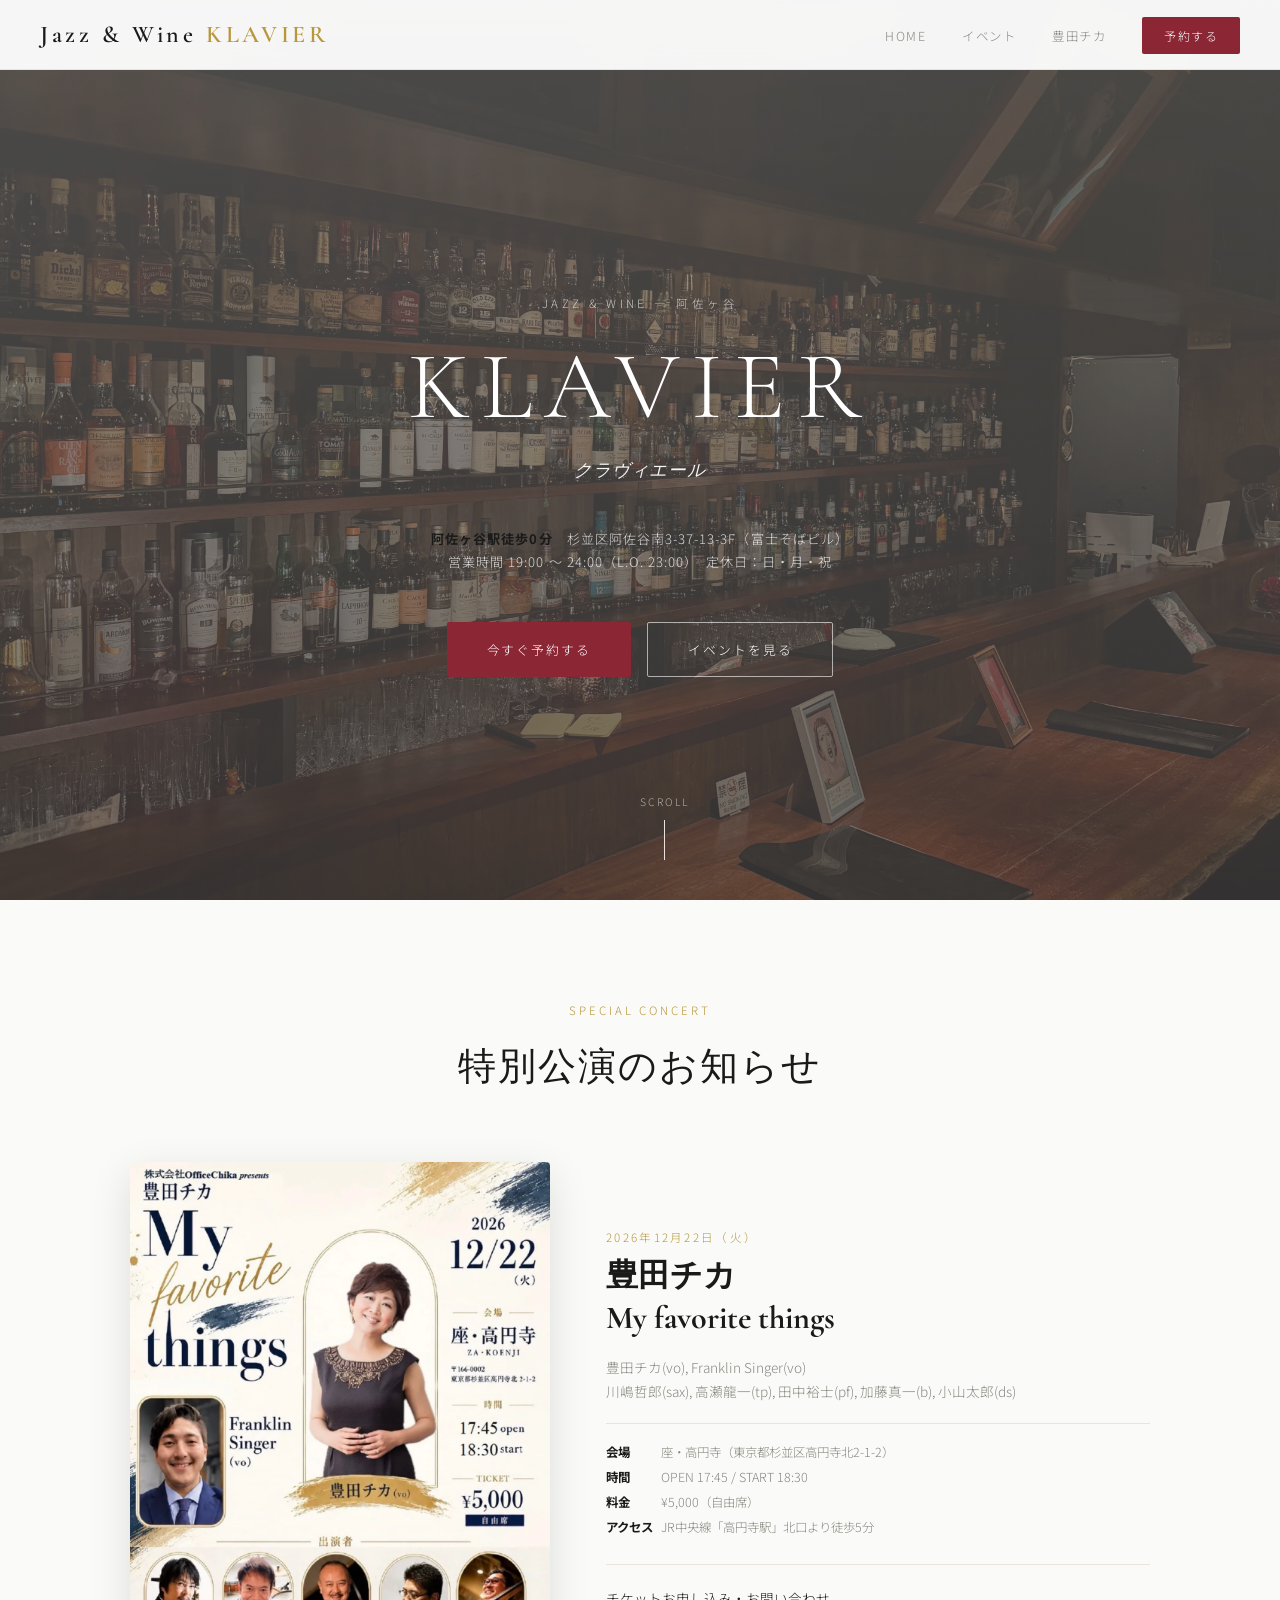
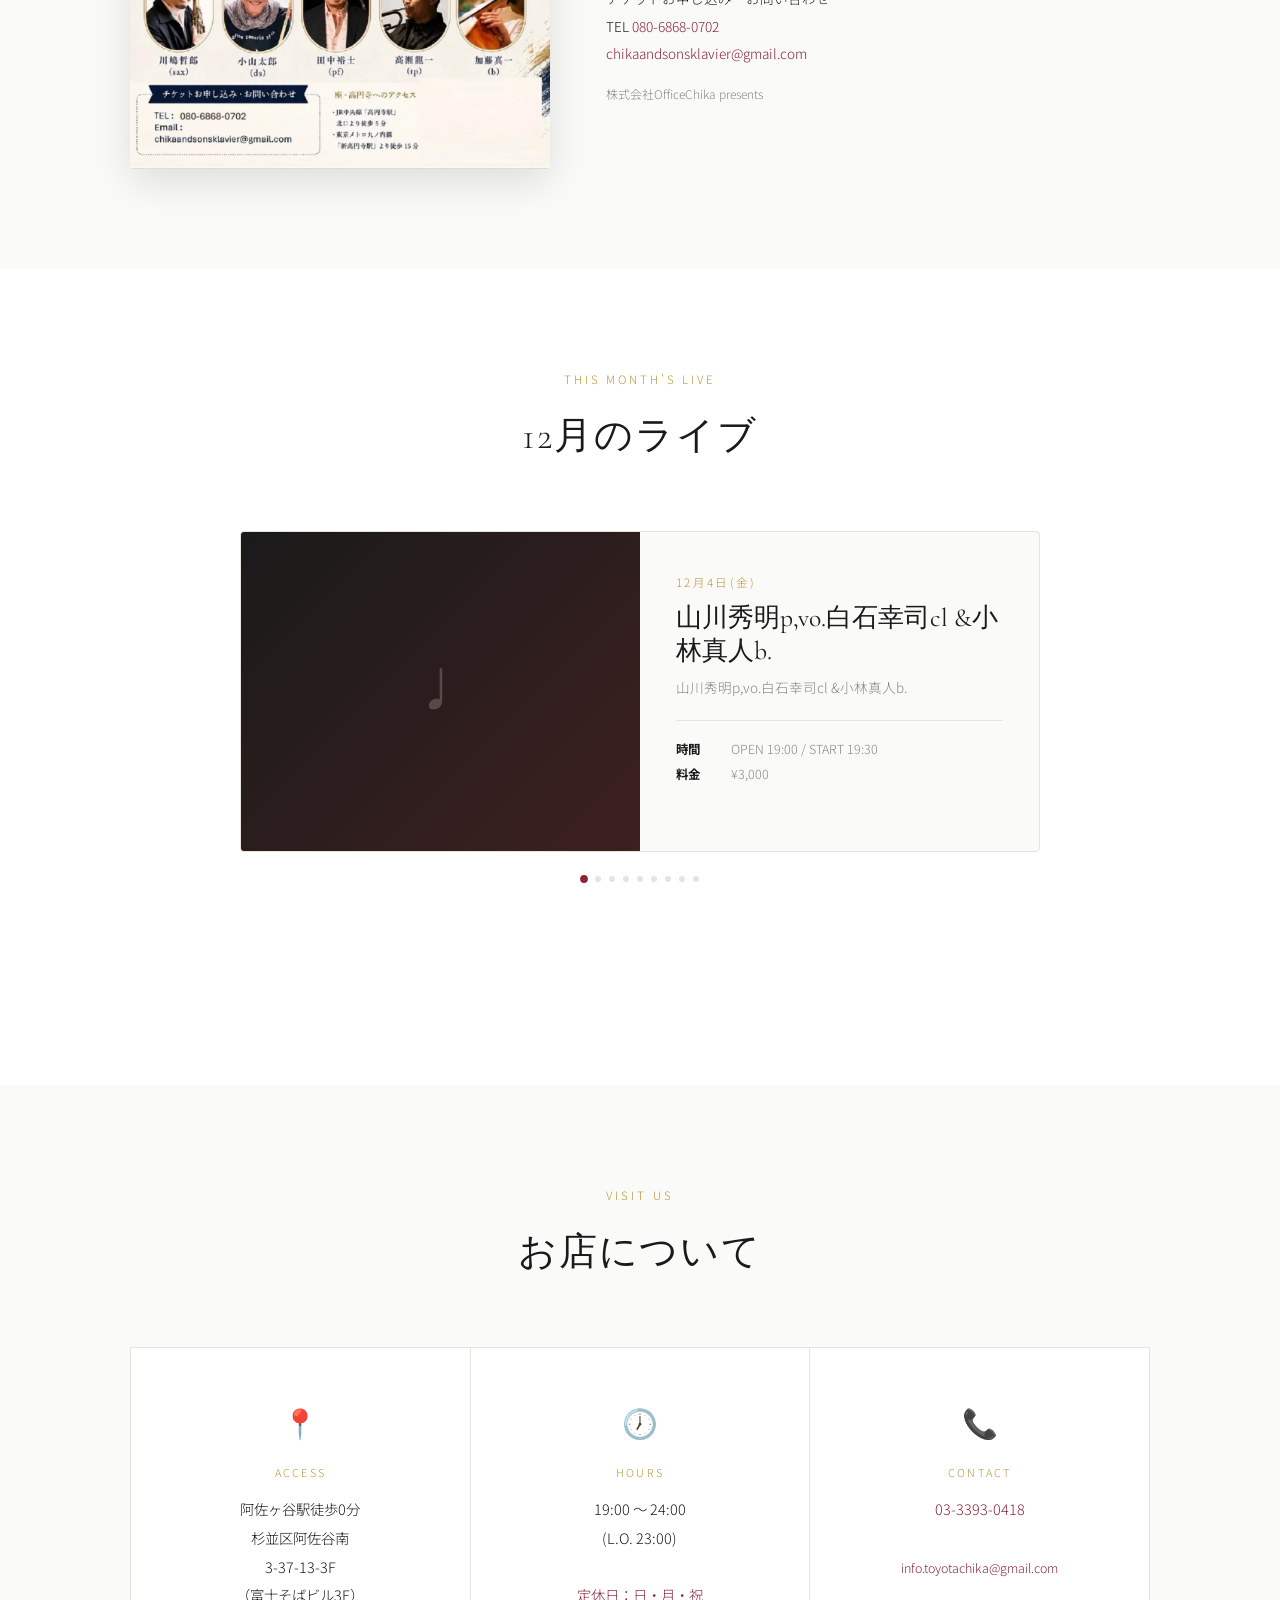
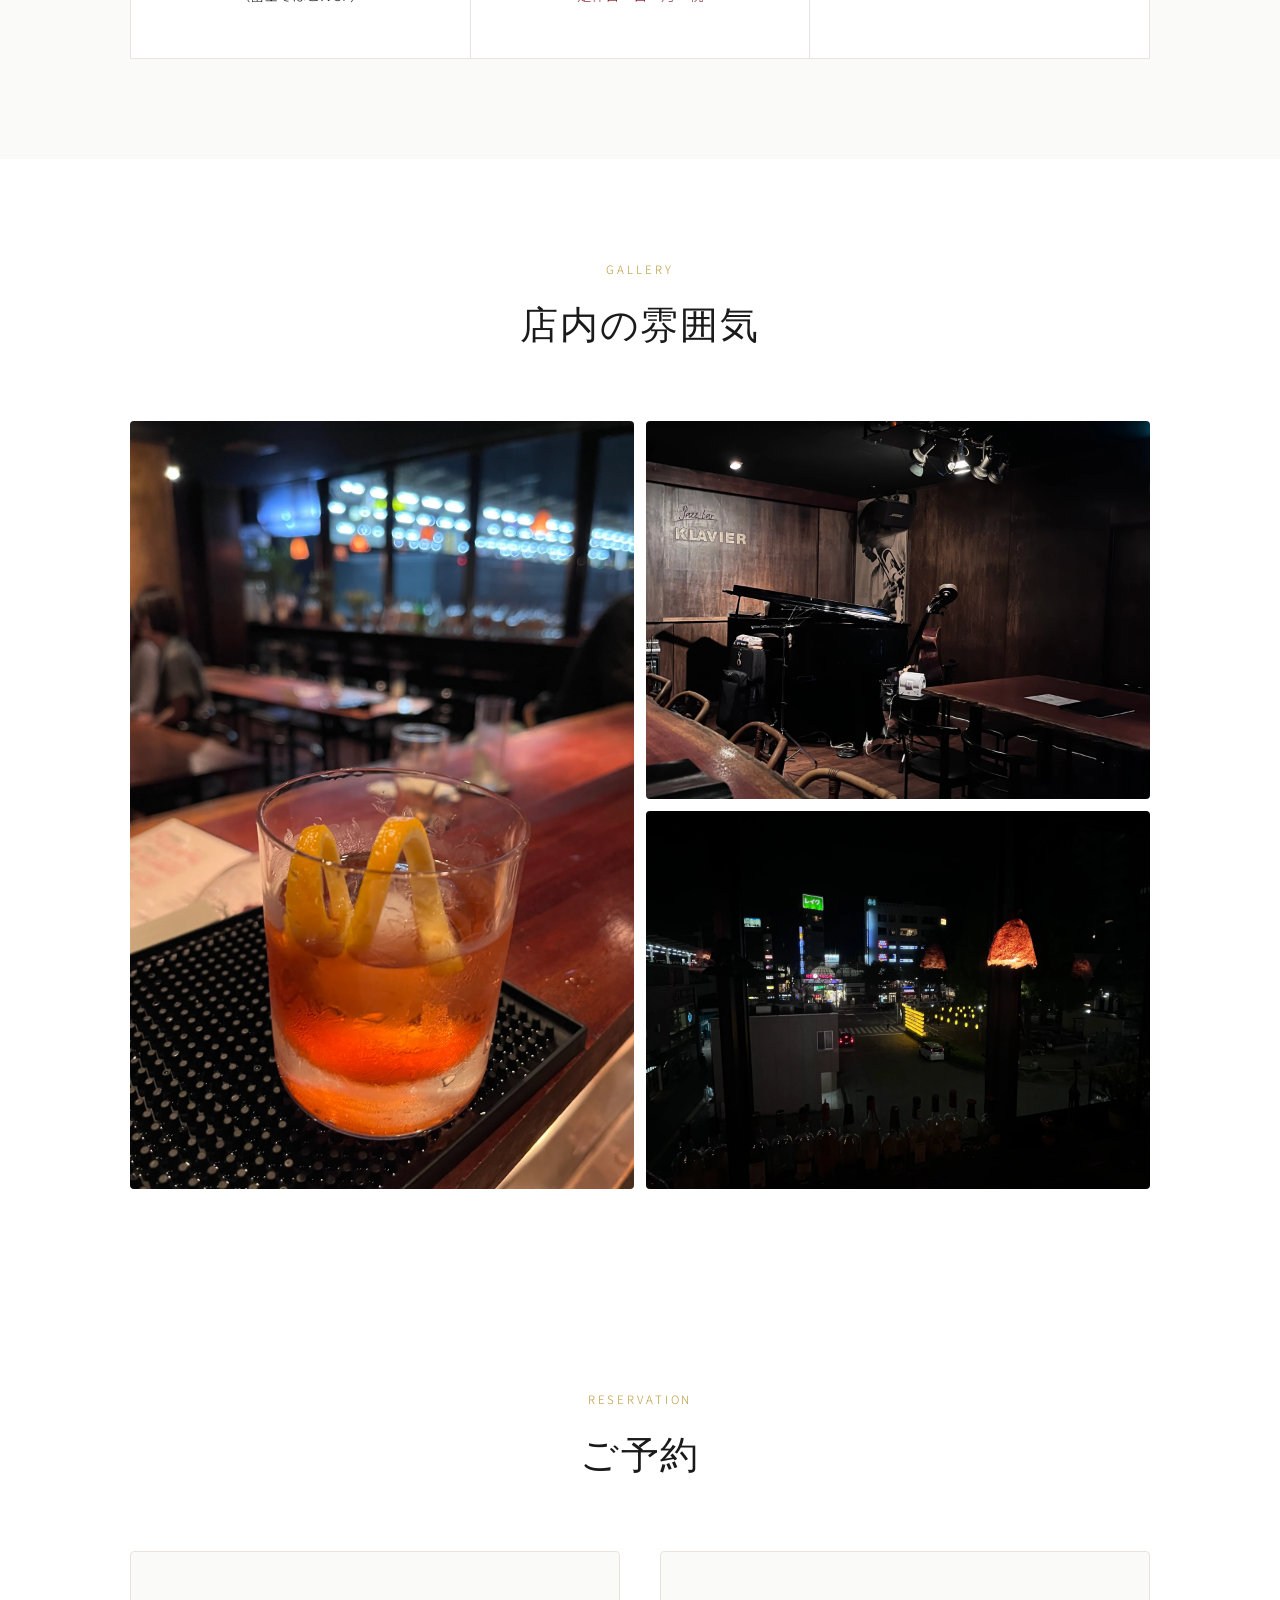
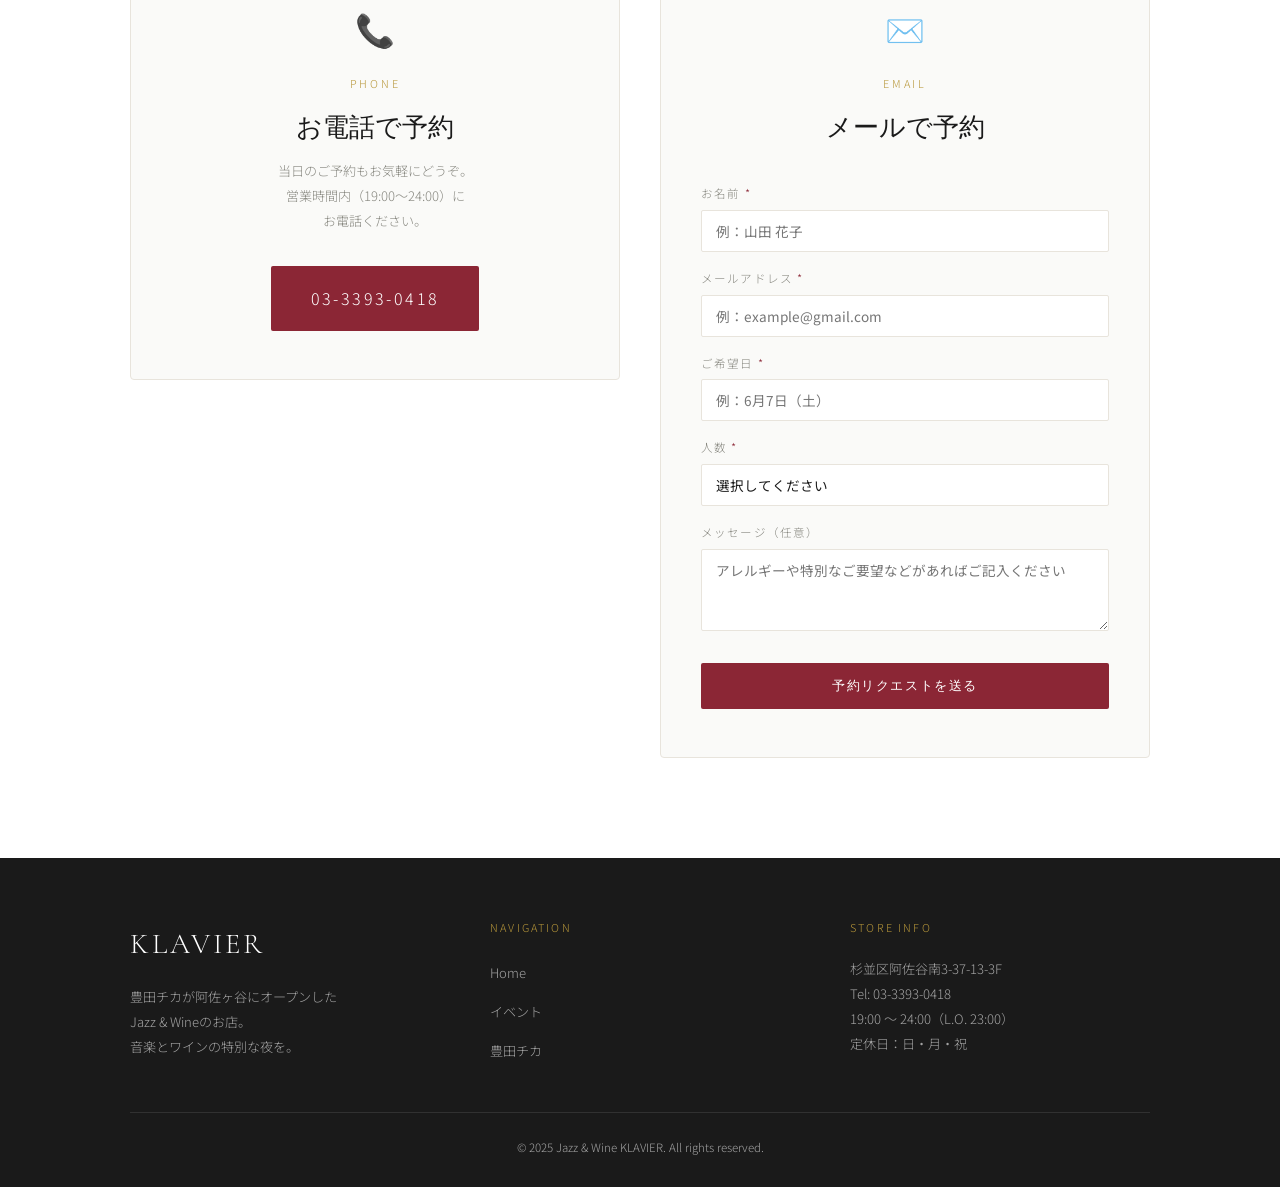
<file: index.html>
<!DOCTYPE html>
<html lang="ja">
<head>
  <meta charset="UTF-8">
  <meta name="google-site-verification" content="3axVeKE6WhtOXjwT8hjQMVr4iWvCKEYhU70NukK2Ugk">
  <!-- ↓ スマートフォンで正しくスケールして表示するための設定 -->
  <meta name="viewport" content="width=device-width, initial-scale=1.0">
  <meta name="description" content="Jazz & Wine KLAVIER（クラヴィエール）阿佐ヶ谷駅徒歩0分。ジャズとワインを楽しめるライブバー。">
  <title>Jazz & Wine KLAVIER クラヴィエール | 阿佐ヶ谷</title>
  <!-- ↓ 共通スタイルシートの読み込み -->
  <link rel="stylesheet" href="css/style.css">
  <!-- Google Analytics -->
  <script async src="https://www.googletagmanager.com/gtag/js?id=G-T6R57ZZHMG"></script>
  <script>
    window.dataLayer = window.dataLayer || [];
    function gtag(){dataLayer.push(arguments);}
    gtag('js', new Date());
    gtag('config', 'G-T6R57ZZHMG');
  </script>
</head>
<body>

  <!-- ============================================================
       ナビゲーション（全ページ共通）
       position: fixed で画面上部に固定表示される
       ============================================================ -->
  <nav class="nav" role="navigation" aria-label="メインナビゲーション">
    <a href="index.html" class="nav-logo">
      Jazz &amp; Wine <span>KLAVIER</span>
    </a>

    <!-- ハンバーガーボタン（スマートフォン用） -->
    <button class="nav-hamburger" aria-label="メニューを開く" aria-expanded="false">
      <span></span>
      <span></span>
      <span></span>
    </button>

    <ul class="nav-links">
      <li><a href="index.html">Home</a></li>
      <li><a href="events.html">イベント</a></li>
      <!-- ↓ 外部リンク：豊田チカのサイトへ -->
      <li><a href="https://chika-jazz.com/" target="_blank" rel="noopener">豊田チカ</a></li>
      <!-- ↓ 予約フォームへスクロール -->
      <li><a href="#reservation" class="nav-cta">予約する</a></li>
    </ul>
  </nav>

  <!-- ============================================================
       ヒーローセクション
       最初に目に入る部分。訪問者に強い印象を与える。
       ============================================================ -->
  <section class="hero" aria-label="メインビジュアル">
    <!-- ヒーロー背景画像
         position:absolute で全体に広がる。
         object-fit:cover で縦横比を保ちながらトリミング。
         z-index:0 でテキストの後ろに配置。 -->
    <div style="position:absolute; inset:0; z-index:0; overflow:hidden;">
      <img
        src="images/hero.webp"
        alt="Jazz bar KLAVIER 店内"
        style="width:100%; height:100%; object-fit:cover; object-position:center; opacity:0.55;"
      >
      <!-- 暗いグラデーション（テキストを読みやすくする） -->
      <div style="position:absolute; inset:0; background:linear-gradient(to bottom, rgba(0,0,0,0.35) 0%, rgba(0,0,0,0.55) 100%);"></div>
    </div>
    <div class="hero-inner" style="position:relative; z-index:1;">
      <!-- 小さなラベル（eyebrow） -->
      <p class="hero-eyebrow" style="color:rgba(255,255,255,0.7);">Jazz &amp; Wine — 阿佐ヶ谷</p>

      <!-- メインタイトル -->
      <!-- clamp()でフォントサイズを画面幅に合わせて柔軟に変化させている -->
      <h1 class="hero-title" style="color:#fff;">KLAVIER</h1>

      <!-- サブタイトル（斜体のジャズらしい雰囲気） -->
      <p class="hero-subtitle" style="color:rgba(255,255,255,0.95);">クラヴィエール</p>

      <!-- 店舗の基本情報 -->
      <p class="hero-info" style="color:rgba(255,255,255,0.8);">
        <strong>阿佐ヶ谷駅徒歩0分</strong>　杉並区阿佐谷南3-37-13-3F（富士そばビル）<br>
        営業時間 19:00 〜 24:00（L.O. 23:00）　定休日：日・月・祝
      </p>

      <!-- CTAボタン群：予約と詳細確認の2択を提示 -->
      <div class="hero-buttons">
        <!-- ↓ 予約フォームへスクロール -->
        <a href="#reservation" class="btn-primary">今すぐ予約する</a>
        <a href="events.html" class="btn-secondary">イベントを見る</a>
      </div>

      <!-- 阿佐谷ジャズストリート2026 出演告知（10/30を過ぎると main.js が自動で非表示） -->
      <a href="images/mvihvxgp-fullsizerender.jpeg" target="_blank" rel="noopener" class="hero-notice" data-until="2026-10-30">
        <img src="images/mvihvxgp-fullsizerender.jpeg" alt="阿佐谷ジャズストリート2026 豊田チカ 10月30日 久遠キリスト教会 チラシ">
        <span class="hero-notice-body">
          <span class="hero-notice-label">阿佐谷ジャズストリート2026</span>
          <span class="hero-notice-title">10/30（金）店主・豊田チカ 久遠キリスト教会に出演</span>
          <span class="hero-notice-meta">①14:00〜 ②15:15〜（入れ替え制）／前売 ¥2,000</span>
        </span>
      </a>
    </div>

    </div>
    <!-- スクロール促進の矢印 -->
    <div class="hero-scroll" aria-hidden="true" style="color:rgba(255,255,255,0.6);">scroll</div>
  </section>

  <!-- ============================================================
       特別公演のお知らせ（チラシ）
       data-until の日付を過ぎると main.js が自動で非表示にする
       ============================================================ -->
  <section class="section section-alt special-event" data-until="2026-12-22" aria-label="特別公演のお知らせ">
    <div class="container">
      <div class="section-header">
        <span class="section-label">Special Concert</span>
        <h2 class="section-title">特別公演のお知らせ</h2>
      </div>

      <div class="special-event-grid">
        <a href="images/flyer-20261222.webp" target="_blank" rel="noopener" class="special-event-flyer">
          <img src="images/flyer-20261222.webp" alt="豊田チカ My favorite things 2026年12月22日 座・高円寺 チラシ" loading="lazy">
        </a>

        <div class="special-event-body">
          <div class="event-card-date">2026年12月22日（火）</div>
          <h3 class="special-event-title">豊田チカ<br>My favorite things</h3>
          <p class="event-card-artist">
            豊田チカ(vo), Franklin Singer(vo)<br>
            川嶋哲郎(sax), 高瀬龍一(tp), 田中裕士(pf), 加藤真一(b), 小山太郎(ds)
          </p>
          <div class="event-card-detail">
            <strong>会場</strong>座・高円寺（東京都杉並区高円寺北2-1-2）<br>
            <strong>時間</strong>OPEN 17:45 / START 18:30<br>
            <strong>料金</strong>¥5,000（自由席）<br>
            <strong>アクセス</strong>JR中央線「高円寺駅」北口より徒歩5分
          </div>
          <p class="special-event-contact">
            チケットお申し込み・お問い合わせ<br>
            TEL <a href="tel:08068680702">080-6868-0702</a><br>
            <a href="mailto:chikaandsonsklavier@gmail.com">chikaandsonsklavier@gmail.com</a>
          </p>
          <p class="special-event-note">株式会社OfficeChika presents</p>
        </div>
      </div>
    </div>
  </section>

  <!-- ============================================================
       今月のライブ（スライドショー）
       events.js のデータと main.js の initSlideshow() が
       このセクションを自動で組み立てる
       ============================================================ -->
  <section class="slideshow-section section" aria-label="今月のライブ">
    <div class="container">
      <div class="section-header">
        <span class="section-label">This Month's Live</span>
        <!-- ↓ id="current-month-label" に日本時間の今月名が main.js からセットされる -->
        <h2 class="section-title" id="current-month-label">今月のライブ</h2>
      </div>

      <div class="slideshow-wrapper">
        <!-- ↓ main.js の initSlideshow() がここにスライドを自動生成する -->
        <div id="slideshow-container"></div>
        <!-- ↓ ドットナビゲーション（スライドの枚数分の丸が生成される） -->
        <div id="slideshow-dots" class="slideshow-dots" role="tablist" aria-label="スライドナビゲーション"></div>
      </div>

      <!-- イベントページへの誘導リンク -->
      <div style="text-align:center; margin-top: 48px;">
        <a href="events.html" class="btn-secondary">全イベントスケジュールを見る</a>
      </div>
    </div>
  </section>

  <!-- ============================================================
       店舗情報セクション
       3カラムグリッドで場所・時間・連絡先を並べる
       ============================================================ -->
  <section class="section section-alt" aria-label="店舗情報">
    <div class="container">
      <div class="section-header">
        <span class="section-label">Visit Us</span>
        <h2 class="section-title">お店について</h2>
      </div>

      <!-- ↓ 3カラムグリッド（レスポンシブでタブレットは2列、スマホは1列に変化） -->
      <div class="info-grid">
        <!-- アクセス -->
        <div class="info-item">
          <div class="info-icon">📍</div>
          <p class="info-label">Access</p>
          <p class="info-value">
            阿佐ヶ谷駅徒歩0分<br>
            杉並区阿佐谷南<br>
            3-37-13-3F<br>
            （富士そばビル3F）
          </p>
        </div>

        <!-- 営業時間 -->
        <div class="info-item">
          <div class="info-icon">🕖</div>
          <p class="info-label">Hours</p>
          <p class="info-value">
            19:00 〜 24:00<br>
            (L.O. 23:00)<br><br>
            <span style="color:var(--color-accent)">定休日：日・月・祝</span>
          </p>
        </div>

        <!-- 連絡先 -->
        <div class="info-item">
          <div class="info-icon">📞</div>
          <p class="info-label">Contact</p>
          <p class="info-value">
            <!-- tel: リンクでスマートフォンからそのまま電話 -->
            <a href="tel:0333930418">03-3393-0418</a><br><br>
            <!-- mailto: リンクでメールソフトが開く -->
            <a href="mailto:info.toyotachika@gmail.com" style="color:var(--color-accent); font-size:0.78rem;">
              info.toyotachika@gmail.com
            </a>
          </p>
        </div>
      </div>
    </div>
  </section>

  <!-- ============================================================
       フォトギャラリーセクション
       4枚の写真をグリッドで表示して雰囲気を伝える
       ============================================================ -->
  <section class="section" aria-label="店内ギャラリー">
    <div class="container">
      <div class="section-header">
        <span class="section-label">Gallery</span>
        <h2 class="section-title">店内の雰囲気</h2>
      </div>

      <!-- 4枚グリッド：左に大きな1枚、右に3枚 -->
      <div style="display:grid; grid-template-columns:1fr 1fr; grid-template-rows:auto auto; gap:12px;">

        <!-- 左：大きなメイン写真（2行分） -->
        <div style="grid-row:1/3; overflow:hidden; border-radius:4px;">
          <img
            src="images/negroni.webp"
            alt="KLAVIERのカクテル"
            style="width:100%; height:100%; object-fit:cover; object-position:center; transition:transform 0.4s ease;"
            onmouseover="this.style.transform='scale(1.03)'"
            onmouseout="this.style.transform='scale(1)'"
          >
        </div>

        <!-- 右上 -->
        <div style="overflow:hidden; border-radius:4px; aspect-ratio:4/3;">
          <img
            src="images/piano.webp"
            alt="KLAVIERのステージ"
            style="width:100%; height:100%; object-fit:cover; object-position:center; transition:transform 0.4s ease;"
            onmouseover="this.style.transform='scale(1.03)'"
            onmouseout="this.style.transform='scale(1)'"
          >
        </div>

        <!-- 右下 -->
        <div style="overflow:hidden; border-radius:4px; aspect-ratio:4/3;">
          <img
            src="images/view.webp"
            alt="KLAVIERからの夜景"
            style="width:100%; height:100%; object-fit:cover; object-position:center; transition:transform 0.4s ease;"
            onmouseover="this.style.transform='scale(1.03)'"
            onmouseout="this.style.transform='scale(1)'"
          >
        </div>

      </div>
    </div>
  </section>

  <!-- ============================================================
       予約セクション
       電話とFormspreeフォームの2種類を並べて表示
       id="reservation" でナビの「予約する」ボタンからスクロールで飛んでくる
       ============================================================ -->
  <section class="section" id="reservation" aria-label="ご予約">
    <div class="container">
      <div class="section-header">
        <span class="section-label">Reservation</span>
        <h2 class="section-title">ご予約</h2>
      </div>

      <!-- 2カラム：左=電話、右=メールフォーム -->
      <div style="display: grid; grid-template-columns: 1fr 1fr; gap: 40px; align-items: start;">

        <!-- ── 電話予約 ── -->
        <div style="background: var(--color-bg-soft); border: 1px solid var(--color-border); border-radius: 4px; padding: 48px 40px; text-align: center;">
          <div style="font-size: 2rem; margin-bottom: 16px;">📞</div>
          <p style="font-size: 0.68rem; letter-spacing: 0.25em; text-transform: uppercase; color: var(--color-gold); margin-bottom: 12px;">Phone</p>
          <h3 style="font-family: var(--font-display); font-size: 1.6rem; font-weight: 300; margin-bottom: 8px;">お電話で予約</h3>
          <p style="font-size: 0.82rem; color: var(--color-text-muted); margin-bottom: 32px; line-height: 1.9;">
            当日のご予約もお気軽にどうぞ。<br>
            営業時間内（19:00〜24:00）に<br>
            お電話ください。
          </p>
          <!-- tel: リンク：スマートフォンからタップで電話できる -->
          <a href="tel:0333930418" class="btn-primary" style="font-size: 1rem; padding: 18px 40px; letter-spacing: 0.15em; display: inline-block;">
            03-3393-0418
          </a>
        </div>

        <!-- ── メールフォーム（Formspree） ── -->
        <div style="background: var(--color-bg-soft); border: 1px solid var(--color-border); border-radius: 4px; padding: 48px 40px;">
          <div style="text-align: center; margin-bottom: 32px;">
            <div style="font-size: 2rem; margin-bottom: 16px;">✉️</div>
            <p style="font-size: 0.68rem; letter-spacing: 0.25em; text-transform: uppercase; color: var(--color-gold); margin-bottom: 12px;">Email</p>
            <h3 style="font-family: var(--font-display); font-size: 1.6rem; font-weight: 300;">メールで予約</h3>
          </div>

          <!-- ============================================================
               Formspreeフォーム
               action属性のURLがFormspreeのエンドポイント。
               送信するとFormspreeがGmailに転送してくれる。
               ============================================================ -->
          <form
            id="reservation-form"
            action="https://formspree.io/f/xojbkowa"
            method="POST"
          >
            <!-- お名前 -->
            <div style="margin-bottom: 16px;">
              <label style="display: block; font-size: 0.72rem; letter-spacing: 0.1em; color: var(--color-text-muted); margin-bottom: 6px;">
                お名前 <span style="color: var(--color-accent);">*</span>
              </label>
              <!-- name属性がFormspreeでのフィールド名になる -->
              <input
                type="text"
                name="お名前"
                required
                placeholder="例：山田 花子"
                style="width:100%; padding:10px 14px; border:1px solid var(--color-border); border-radius:2px; font-family:var(--font-body); font-size:0.85rem; outline:none; background:var(--color-bg); color:var(--color-text); transition: border-color 0.3s;"
                onfocus="this.style.borderColor='var(--color-accent)'"
                onblur="this.style.borderColor='var(--color-border)'"
              >
            </div>

            <!-- メールアドレス（返信先になる重要な欄。name="email" だとFormspreeが返信先(Reply-To)に自動設定する） -->
            <div style="margin-bottom: 16px;">
              <label style="display: block; font-size: 0.72rem; letter-spacing: 0.1em; color: var(--color-text-muted); margin-bottom: 6px;">
                メールアドレス <span style="color: var(--color-accent);">*</span>
              </label>
              <input
                type="email"
                name="email"
                required
                placeholder="例：example@gmail.com"
                style="width:100%; padding:10px 14px; border:1px solid var(--color-border); border-radius:2px; font-family:var(--font-body); font-size:0.85rem; outline:none; background:var(--color-bg); color:var(--color-text); transition: border-color 0.3s;"
                onfocus="this.style.borderColor='var(--color-accent)'"
                onblur="this.style.borderColor='var(--color-border)'"
              >
            </div>

            <!-- 希望日 -->
            <div style="margin-bottom: 16px;">
              <label style="display: block; font-size: 0.72rem; letter-spacing: 0.1em; color: var(--color-text-muted); margin-bottom: 6px;">
                ご希望日 <span style="color: var(--color-accent);">*</span>
              </label>
              <input
                type="text"
                name="ご希望日"
                required
                placeholder="例：6月7日（土）"
                style="width:100%; padding:10px 14px; border:1px solid var(--color-border); border-radius:2px; font-family:var(--font-body); font-size:0.85rem; outline:none; background:var(--color-bg); color:var(--color-text); transition: border-color 0.3s;"
                onfocus="this.style.borderColor='var(--color-accent)'"
                onblur="this.style.borderColor='var(--color-border)'"
              >
            </div>

            <!-- 人数 -->
            <div style="margin-bottom: 16px;">
              <label style="display: block; font-size: 0.72rem; letter-spacing: 0.1em; color: var(--color-text-muted); margin-bottom: 6px;">
                人数 <span style="color: var(--color-accent);">*</span>
              </label>
              <select
                name="人数"
                required
                style="width:100%; padding:10px 14px; border:1px solid var(--color-border); border-radius:2px; font-family:var(--font-body); font-size:0.85rem; outline:none; background:var(--color-bg); color:var(--color-text); -webkit-appearance:none;"
              >
                <option value="">選択してください</option>
                <option>1名</option>
                <option>2名</option>
                <option>3名</option>
                <option>4名</option>
                <option>5名以上</option>
              </select>
            </div>

            <!-- メッセージ -->
            <div style="margin-bottom: 24px;">
              <label style="display: block; font-size: 0.72rem; letter-spacing: 0.1em; color: var(--color-text-muted); margin-bottom: 6px;">
                メッセージ（任意）
              </label>
              <textarea
                name="メッセージ"
                rows="3"
                placeholder="アレルギーや特別なご要望などがあればご記入ください"
                style="width:100%; padding:10px 14px; border:1px solid var(--color-border); border-radius:2px; font-family:var(--font-body); font-size:0.85rem; outline:none; background:var(--color-bg); color:var(--color-text); resize:vertical; transition: border-color 0.3s;"
                onfocus="this.style.borderColor='var(--color-accent)'"
                onblur="this.style.borderColor='var(--color-border)'"
              ></textarea>
            </div>

            <!-- 送信ボタン -->
            <button
              type="submit"
              id="reservation-submit"
              class="btn-primary"
              style="width:100%; padding:14px; font-size:0.82rem; letter-spacing:0.12em;"
            >
              予約リクエストを送る
            </button>
          </form>

          <!-- 送信完了メッセージ（JSで表示） -->
          <div id="reservation-success" style="display:none; text-align:center; padding:32px 0;">
            <p style="font-family: var(--font-display); font-size: 1.4rem; margin-bottom: 12px;">ありがとうございます</p>
            <p style="font-size: 0.82rem; color: var(--color-text-muted);">
              予約リクエストを受け付けました。<br>
              確認後、ご連絡いたします。
            </p>
          </div>
        </div>

      </div>
    </div>
  </section>

  <!-- ============================================================
       フッター
       ============================================================ -->
  <footer class="footer" role="contentinfo">
    <div class="container">
      <div class="footer-grid">
        <!-- ロゴ・説明 -->
        <div>
          <p class="footer-logo">KLAVIER</p>
          <p class="footer-desc">
            豊田チカが阿佐ヶ谷にオープンした<br>
            Jazz &amp; Wineのお店。<br>
            音楽とワインの特別な夜を。
          </p>
        </div>

        <!-- ナビリンク -->
        <div>
          <p class="footer-heading">Navigation</p>
          <ul class="footer-links">
            <li><a href="index.html">Home</a></li>
            <li><a href="events.html">イベント</a></li>
            <li><a href="https://chika-jazz.com/" target="_blank" rel="noopener">豊田チカ</a></li>
          </ul>
        </div>

        <!-- 店舗情報 -->
        <div>
          <p class="footer-heading">Store Info</p>
          <p class="footer-desc">
            杉並区阿佐谷南3-37-13-3F<br>
            Tel: <a href="tel:0333930418" style="color:inherit;">03-3393-0418</a><br>
            19:00 〜 24:00（L.O. 23:00）<br>
            定休日：日・月・祝
          </p>
        </div>
      </div>

      <div class="footer-bottom">
        <p>&copy; 2025 Jazz &amp; Wine KLAVIER. All rights reserved.</p>
      </div>
    </div>
  </footer>

  <!-- ============================================================
       JavaScriptの読み込み（bodyの最後に置くのがベストプラクティス）
       【理由】HTMLが全部読み込まれた後にJSが実行されるため、
               要素が存在しない状態でJSが動くエラーを防げる。
       ============================================================ -->
  <!-- ↓ まずイベントデータを読み込む（main.jsより先に読む必要がある） -->
  <script src="js/events.js"></script>
  <!-- ↓ 次に動作ロジックを読み込む -->
  <script src="js/main.js"></script>

</body>
</html>
</file>
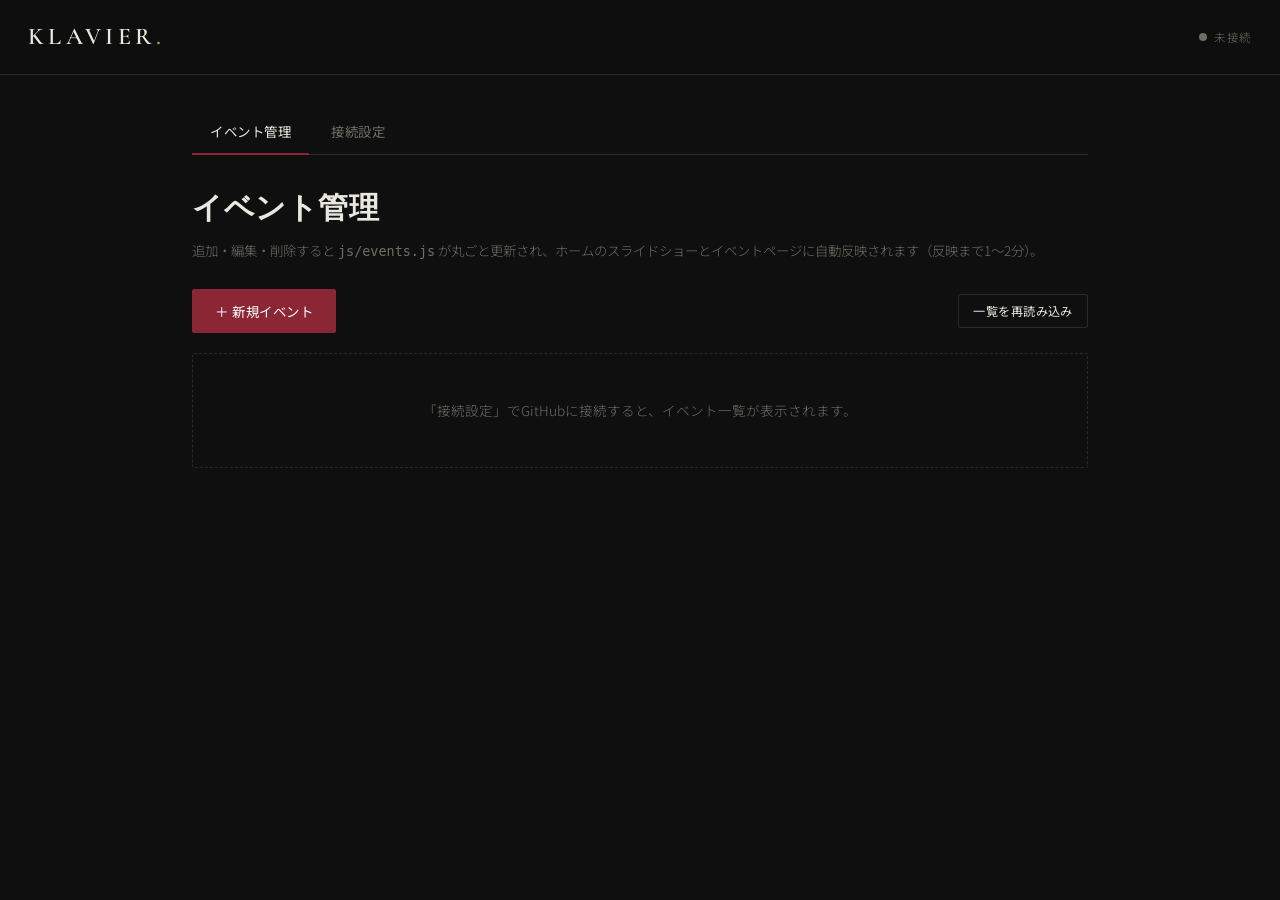
<file: dashboard.html>
<!DOCTYPE html>
<html lang="ja">
<head>
<meta charset="UTF-8">
<meta name="viewport" content="width=device-width, initial-scale=1.0">
<title>KLAVIER 管理ダッシュボード</title>
<link href="https://fonts.googleapis.com/css2?family=Cormorant+Garamond:wght@300;400;600&family=Noto+Sans+JP:wght@300;400;500&display=swap" rel="stylesheet">
<style>
  :root {
    --bg: #0f0f0f;
    --bg-card: #1a1a1a;
    --bg-input: #111111;
    --border: #2a2a2a;
    --border-focus: #8b2635;
    --text: #e8e8e0;
    --text-muted: #6e6e66;
    --accent: #8b2635;
    --accent-light: #c4556a;
    --gold: #b8973a;
    --font-display: 'Cormorant Garamond', Georgia, serif;
    --font-body: 'Noto Sans JP', system-ui, sans-serif;
  }
  * { box-sizing: border-box; margin: 0; padding: 0; }
  body {
    background: var(--bg);
    color: var(--text);
    font-family: var(--font-body);
    font-weight: 300;
    line-height: 1.6;
    -webkit-font-smoothing: antialiased;
  }
  a { color: var(--gold); }

  /* header */
  .header {
    display: flex; align-items: center; justify-content: space-between;
    padding: 18px 28px;
    border-bottom: 1px solid var(--border);
    position: sticky; top: 0; background: rgba(15,15,15,.92);
    backdrop-filter: blur(8px); z-index: 20;
  }
  .header-logo {
    font-family: var(--font-display);
    font-size: 1.5rem; letter-spacing: .18em; font-weight: 600;
  }
  .header-logo span { color: var(--gold); }
  .conn-pill {
    font-size: .72rem; letter-spacing: .05em;
    display: flex; align-items: center; gap: 7px; color: var(--text-muted);
  }
  .dot { width: 8px; height: 8px; border-radius: 50%; background: var(--text-muted); transition: background .3s; }
  .dot.ok { background: #4caf7d; }
  .dot.bad { background: var(--accent-light); }

  .wrap { max-width: 940px; margin: 0 auto; padding: 34px 22px 90px; }

  /* nav */
  .nav { display: flex; gap: 4px; margin-bottom: 30px; border-bottom: 1px solid var(--border); }
  .nav button {
    background: none; border: none; color: var(--text-muted);
    font-family: var(--font-body); font-size: .84rem; letter-spacing: .04em;
    padding: 12px 18px; cursor: pointer; border-bottom: 2px solid transparent;
    margin-bottom: -1px; transition: color .2s, border-color .2s;
  }
  .nav button:hover { color: var(--text); }
  .nav button.active { color: var(--text); border-bottom-color: var(--accent); }

  .view { display: none; }
  .view.active { display: block; }

  .section-title {
    font-family: var(--font-display); font-size: 1.9rem; font-weight: 600;
    letter-spacing: .02em; margin-bottom: 6px;
  }
  .section-desc { color: var(--text-muted); font-size: .84rem; margin-bottom: 26px; }

  /* forms */
  .form-grid { display: grid; grid-template-columns: 1fr 1fr; gap: 16px; }
  .form-group { margin-bottom: 16px; }
  .form-group.full { grid-column: 1 / -1; }
  .form-label { display: block; font-size: .76rem; letter-spacing: .05em; color: var(--text-muted); margin-bottom: 7px; }
  .req { color: var(--accent-light); }
  .form-input, .form-select, textarea.form-input {
    width: 100%; background: var(--bg-input); border: 1px solid var(--border);
    border-radius: 2px; color: var(--text); font-family: var(--font-body);
    font-size: .9rem; font-weight: 300; padding: 11px 13px; transition: border-color .2s;
  }
  .form-input:focus, .form-select:focus, textarea.form-input:focus { outline: none; border-color: var(--border-focus); }
  textarea.form-input { resize: vertical; min-height: 82px; }
  .form-select { appearance: none; cursor: pointer; }
  .hint { font-size: .72rem; color: var(--text-muted); margin-top: 6px; }

  /* buttons */
  .btn {
    font-family: var(--font-body); font-size: .84rem; letter-spacing: .04em;
    padding: 11px 22px; border-radius: 2px; border: 1px solid var(--border);
    background: var(--bg-card); color: var(--text); cursor: pointer; transition: all .2s;
  }
  .btn:hover { border-color: var(--gold); color: var(--gold); }
  .btn:disabled { opacity: .5; cursor: not-allowed; }
  .btn-primary { background: var(--accent); border-color: var(--accent); color: #fff; }
  .btn-primary:hover { background: #a12e40; border-color: #a12e40; color: #fff; }
  .btn-ghost { background: none; }
  .btn-sm { padding: 7px 14px; font-size: .76rem; }
  .btn-danger { color: var(--accent-light); }
  .btn-danger:hover { border-color: var(--accent-light); color: #fff; background: var(--accent); }
  .btn-row { display: flex; gap: 10px; flex-wrap: wrap; align-items: center; }

  /* image upload */
  .drop {
    border: 1px dashed var(--border); border-radius: 2px; padding: 18px;
    text-align: center; color: var(--text-muted); font-size: .82rem; cursor: pointer;
    transition: border-color .2s, color .2s;
  }
  .drop:hover { border-color: var(--gold); color: var(--gold); }
  .thumb-wrap { margin-top: 12px; display: none; }
  .thumb-wrap.show { display: block; }
  .thumb { max-width: 220px; max-height: 150px; border: 1px solid var(--border); border-radius: 2px; display: block; }
  .thumb-meta { font-size: .72rem; color: var(--text-muted); margin-top: 6px; word-break: break-all; }

  /* event list */
  .toolbar { display: flex; justify-content: space-between; align-items: center; margin-bottom: 20px; gap: 12px; flex-wrap: wrap; }
  .ev-card {
    display: grid; grid-template-columns: 66px 1fr auto; gap: 16px; align-items: center;
    padding: 14px 16px; border: 1px solid var(--border); border-radius: 2px; margin-bottom: 10px;
    background: var(--bg-card);
  }
  .ev-thumb {
    width: 66px; height: 66px; object-fit: cover; border-radius: 2px; border: 1px solid var(--border);
    background: var(--bg-input);
  }
  .ev-thumb.empty {
    display: flex; align-items: center; justify-content: center;
    color: var(--text-muted); font-size: .62rem; text-align: center;
  }
  .ev-month { font-size: .7rem; letter-spacing: .08em; color: var(--gold); margin-bottom: 3px; }
  .ev-title { font-size: .95rem; margin-bottom: 2px; }
  .ev-sub { font-size: .78rem; color: var(--text-muted); }
  .ev-actions { display: flex; flex-direction: column; gap: 6px; }

  /* editor card */
  .editor { border: 1px solid var(--border); border-radius: 2px; padding: 22px; margin-bottom: 26px; background: var(--bg-card); display: none; }
  .editor.show { display: block; }
  .editor-head { display: flex; justify-content: space-between; align-items: baseline; margin-bottom: 18px; }
  .editor-title { font-family: var(--font-display); font-size: 1.3rem; font-weight: 600; }
  .editor-badge { font-size: .7rem; letter-spacing: .06em; color: var(--gold); }

  .empty-state { text-align: center; padding: 46px 20px; color: var(--text-muted); font-size: .85rem; border: 1px dashed var(--border); border-radius: 2px; }

  /* log / toast */
  .log-box { margin-top: 18px; font-family: ui-monospace, monospace; font-size: .76rem; }
  .log-line { padding: 3px 0; }
  .log-info { color: var(--text-muted); }
  .log-success { color: #4caf7d; }
  .log-error { color: var(--accent-light); }
  .toast {
    position: fixed; bottom: 26px; left: 50%; transform: translateX(-50%) translateY(20px);
    background: var(--bg-card); border: 1px solid var(--border); border-left: 3px solid var(--gold);
    padding: 13px 22px; border-radius: 2px; font-size: .84rem; opacity: 0; pointer-events: none;
    transition: all .3s; z-index: 50; max-width: 90vw;
  }
  .toast.show { opacity: 1; transform: translateX(-50%) translateY(0); }
  .toast.error { border-left-color: var(--accent-light); }
  .spinner { display: inline-block; width: 13px; height: 13px; border: 2px solid rgba(255,255,255,.3); border-top-color: #fff; border-radius: 50%; animation: spin .7s linear infinite; vertical-align: -2px; margin-right: 7px; }
  @keyframes spin { to { transform: rotate(360deg); } }

  @media (max-width: 640px) {
    .form-grid { grid-template-columns: 1fr; }
    .ev-card { grid-template-columns: 52px 1fr; }
    .ev-actions { flex-direction: row; grid-column: 1 / -1; }
    .ev-thumb { width: 52px; height: 52px; }
  }
  @media (prefers-reduced-motion: reduce) { * { animation: none !important; transition: none !important; } }
</style>
</head>
<body>

<header class="header">
  <div class="header-logo">KLAVIER<span>.</span></div>
  <div class="conn-pill"><span class="dot" id="conn-dot"></span><span id="conn-label">未接続</span></div>
</header>

<div class="wrap">
  <nav class="nav">
    <button class="active" data-view="events" onclick="showView(this,'events')">イベント管理</button>
    <button data-view="settings" onclick="showView(this,'settings')">接続設定</button>
  </nav>

  <!-- ============ EVENTS ============ -->
  <section class="view active" id="view-events">
    <h1 class="section-title">イベント管理</h1>
    <p class="section-desc">追加・編集・削除すると <code>js/events.js</code> が丸ごと更新され、ホームのスライドショーとイベントページに自動反映されます（反映まで1〜2分）。</p>

    <!-- editor (hidden until add/edit) -->
    <div class="editor" id="editor">
      <div class="editor-head">
        <span class="editor-title" id="editor-title">新規イベント</span>
        <span class="editor-badge" id="editor-badge"></span>
      </div>
      <div class="form-grid">
        <div class="form-group">
          <label class="form-label">月 <span class="req">*</span></label>
          <select class="form-select" id="ev-month">
            <option value="">選択</option>
            <option>1</option><option>2</option><option>3</option><option>4</option>
            <option>5</option><option>6</option><option>7</option><option>8</option>
            <option>9</option><option>10</option><option>11</option><option>12</option>
          </select>
        </div>
        <div class="form-group">
          <label class="form-label">日付 <span class="req">*</span></label>
          <input type="text" class="form-input" id="ev-date" placeholder="例: 7月5日（土）">
        </div>
        <div class="form-group full">
          <label class="form-label">タイトル</label>
          <input type="text" class="form-input" id="ev-title" placeholder="例: Summer Jazz Night">
        </div>
        <div class="form-group full">
          <label class="form-label">アーティスト <span class="req">*</span></label>
          <input type="text" class="form-input" id="ev-artist" placeholder="例: 豊田チカ Trio">
        </div>
        <div class="form-group">
          <label class="form-label">時間</label>
          <input type="text" class="form-input" id="ev-time" placeholder="OPEN 19:00 / START 19:30">
        </div>
        <div class="form-group">
          <label class="form-label">料金</label>
          <input type="text" class="form-input" id="ev-charge" placeholder="¥3,000（1ドリンク付）">
        </div>
        <div class="form-group full">
          <label class="form-label">紹介文</label>
          <textarea class="form-input" id="ev-desc" placeholder="短い紹介文（任意）"></textarea>
        </div>
        <div class="form-group full">
          <label class="form-label">フライヤー画像</label>
          <div class="drop" id="drop" onclick="document.getElementById('ev-file').click()">
            クリックして画像を選択（JPG / PNG / WebP）
          </div>
          <input type="file" id="ev-file" accept="image/*" style="display:none" onchange="onPickImage(event)">
          <div class="thumb-wrap" id="thumb-wrap">
            <img class="thumb" id="thumb" alt="プレビュー">
            <div class="thumb-meta" id="thumb-meta"></div>
            <button class="btn btn-ghost btn-sm btn-danger" style="margin-top:8px" onclick="clearImage()">画像を外す</button>
          </div>
          <p class="hint">既存の画像を変えない場合は、そのままで大丈夫です。</p>
        </div>
      </div>
      <div class="btn-row" style="margin-top:8px">
        <button class="btn btn-primary" id="btn-save" onclick="saveEvent()">保存して公開する</button>
        <button class="btn btn-ghost" onclick="closeEditor()">キャンセル</button>
      </div>
      <div class="log-box" id="log-save"></div>
    </div>

    <div class="toolbar">
      <button class="btn btn-primary" onclick="openEditor()">＋ 新規イベント</button>
      <button class="btn btn-ghost btn-sm" onclick="loadEvents()">一覧を再読み込み</button>
    </div>

    <div id="event-list"><div class="empty-state">「接続設定」でGitHubに接続すると、イベント一覧が表示されます。</div></div>
  </section>

  <!-- ============ SETTINGS ============ -->
  <section class="view" id="view-settings">
    <h1 class="section-title">接続設定</h1>
    <p class="section-desc">GitHubへ保存するための設定です。入力内容はこの端末のブラウザにのみ保存されます。</p>
    <div class="form-grid">
      <div class="form-group">
        <label class="form-label">ユーザー / 組織名</label>
        <input type="text" class="form-input" id="gh-user" value="chikaandsonsklavier-arch">
      </div>
      <div class="form-group">
        <label class="form-label">リポジトリ名</label>
        <input type="text" class="form-input" id="gh-repo" value="klavier-site">
      </div>
      <div class="form-group full">
        <label class="form-label">Personal Access Token</label>
        <input type="password" class="form-input" id="gh-token" placeholder="ghp_xxxxxxxxxxxxxxxx" autocomplete="off">
        <p class="hint">Contents の read/write 権限が必要です。90日で失効したら再発行してください。</p>
      </div>
      <div class="form-group">
        <label class="form-label">ブランチ名</label>
        <input type="text" class="form-input" id="gh-branch" value="main">
      </div>
    </div>
    <div class="btn-row">
      <button class="btn btn-primary" onclick="saveConfig()">保存する</button>
      <button class="btn" onclick="testConnection()">接続をテストする</button>
    </div>
    <div class="log-box" id="log-settings"></div>
  </section>
</div>

<div class="toast" id="toast"></div>

<script>
// ============================================================
// 設定 (localStorage)
// ============================================================
const CFG_KEYS = ['gh-user','gh-repo','gh-token','gh-branch'];
const EVENTS_PATH = 'js/events.js';
const IMAGES_DIR  = 'images';

function getConfig() {
  return {
    user:   document.getElementById('gh-user').value.trim()   || localStorage.getItem('gh-user')   || '',
    repo:   document.getElementById('gh-repo').value.trim()   || localStorage.getItem('gh-repo')   || '',
    token:  document.getElementById('gh-token').value.trim()  || localStorage.getItem('gh-token')  || '',
    branch: document.getElementById('gh-branch').value.trim() || localStorage.getItem('gh-branch') || 'main',
  };
}
function saveConfig() {
  CFG_KEYS.forEach(id => localStorage.setItem(id, document.getElementById(id).value.trim()));
  showToast('設定を保存しました');
  updateConnPill(null);
}
function restoreConfig() {
  CFG_KEYS.forEach(id => {
    const saved = localStorage.getItem(id);
    if (saved) document.getElementById(id).value = saved;
  });
}

// ============================================================
// GitHub API helpers
// ============================================================
async function ghGet(path) {
  const { user, repo, token, branch } = getConfig();
  const url = `https://api.github.com/repos/${user}/${repo}/contents/${path}?ref=${branch}`;
  const res = await fetch(url, { headers: { 'Authorization': `token ${token}`, 'Accept': 'application/vnd.github+json' } });
  if (res.status === 404) return null; // ファイルがまだ無い
  if (!res.ok) throw new Error(`取得失敗 (${res.status}) ${path}`);
  const data = await res.json();
  return data; // { content, sha, ... }
}

// テキストファイル取得（デコード済み本文 + sha を返す）
async function getTextFile(path) {
  const data = await ghGet(path);
  if (!data) return { content: null, sha: null };
  const content = decodeURIComponent(escape(atob(data.content.replace(/\n/g, ''))));
  return { content, sha: data.sha };
}

// テキストファイルを書き込み
async function putTextFile(path, content, message, sha) {
  const b64 = btoa(unescape(encodeURIComponent(content)));
  return putRaw(path, b64, message, sha);
}

// 画像などバイナリを書き込み（base64をそのまま渡す）
async function putRaw(path, base64Content, message, sha) {
  const { user, repo, token, branch } = getConfig();
  const url = `https://api.github.com/repos/${user}/${repo}/contents/${path}`;
  const body = { message, content: base64Content, branch };
  if (sha) body.sha = sha;
  const res = await fetch(url, {
    method: 'PUT',
    headers: { 'Authorization': `token ${token}`, 'Accept': 'application/vnd.github+json', 'Content-Type': 'application/json' },
    body: JSON.stringify(body),
  });
  if (!res.ok) {
    let msg = res.status;
    try { const e = await res.json(); if (e.message) msg += ` ${e.message}`; } catch(_) {}
    throw new Error(`保存失敗 (${msg})`);
  }
  return res.json();
}

async function testConnection() {
  const { user, repo, token } = getConfig();
  const logId = 'log-settings';
  clearLog(logId);
  if (!user || !repo || !token) { log(logId, '✗ ユーザー・リポジトリ・トークンを入力してください', 'error'); return; }
  log(logId, '接続を確認中...', 'info');
  try {
    const res = await fetch(`https://api.github.com/repos/${user}/${repo}`, { headers: { 'Authorization': `token ${token}` } });
    if (!res.ok) throw new Error(res.status === 404 ? 'リポジトリが見つかりません' : `HTTP ${res.status}`);
    log(logId, `✓ 接続成功：${user}/${repo}`, 'success');
    updateConnPill(true);
  } catch (e) {
    log(logId, `✗ ${e.message}`, 'error');
    updateConnPill(false);
  }
}

// ============================================================
// events.js のパース & 再生成
// ============================================================
// KLAVIER_EVENTS 配列を安全に切り出す（文字列内の [ ] を無視するブラケット対応）
function extractArrayLiteral(jsText) {
  const anchor = jsText.indexOf('KLAVIER_EVENTS');
  if (anchor === -1) throw new Error('KLAVIER_EVENTS が見つかりません');
  const start = jsText.indexOf('[', anchor);
  if (start === -1) throw new Error('配列の開始 [ が見つかりません');
  let depth = 0, inStr = false, quote = '', esc = false, end = -1;
  for (let i = start; i < jsText.length; i++) {
    const c = jsText[i];
    if (inStr) {
      if (esc) { esc = false; }
      else if (c === '\\') { esc = true; }
      else if (c === quote) { inStr = false; }
      continue;
    }
    if (c === '"' || c === "'" || c === '`') { inStr = true; quote = c; continue; }
    if (c === '[') depth++;
    else if (c === ']') { depth--; if (depth === 0) { end = i; break; } }
  }
  if (end === -1) throw new Error('配列の終端 ] が見つかりません');
  return jsText.slice(start, end + 1);
}

function parseEvents(jsText) {
  const literal = extractArrayLiteral(jsText);
  // コメントを含む本物のJS配列リテラルなので new Function で評価
  const arr = (new Function('return (' + literal + ')'))();
  if (!Array.isArray(arr)) throw new Error('配列として解釈できませんでした');
  return arr;
}

function esc(s) { return String(s == null ? '' : s).replace(/\\/g, '\\\\').replace(/"/g, '\\"').replace(/\r\n|\r|\n/g, '\\n'); }

// 全角数字を半角に変換（"８月１４日" → "8月14日"）
function toHalfWidthDigits(s) {
  return String(s == null ? '' : s).replace(/[０-９]/g, c => String.fromCharCode(c.charCodeAt(0) - 0xFEE0));
}
// 日付文字列から「日」の数値を取り出す（並べ替え用）。"月"の後ろの数字を優先。
function dayNumber(dateStr) {
  const s = toHalfWidthDigits(dateStr);
  const m = s.match(/月\s*(\d+)/) || s.match(/(\d+)\s*日/) || s.match(/(\d+)/);
  return m ? parseInt(m[1], 10) : 999;
}
// イベント配列を「月 → 日」の数値順に並べ替える（文字列比較しない）
function sortEvents(events) {
  return [...events].sort((a, b) =>
    (Number(a.month) || 0) - (Number(b.month) || 0) || dayNumber(a.date) - dayNumber(b.date));
}

// 配列 → events.js の完全なテキストを生成
function serializeEvents(events) {
  const sorted = sortEvents(events);
  const items = sorted.map(e =>
`  {
    month: ${Number(e.month) || 0},
    date: "${esc(e.date)}",
    title: "${esc(e.title)}",
    artist: "${esc(e.artist)}",
    time: "${esc(e.time)}",
    charge: "${esc(e.charge)}",
    description: "${esc(e.description)}",
    image: "${esc(e.image)}",
  },`).join('\n');

  return `// ============================================================
// events.js — ライブイベントデータ管理ファイル
// このファイルは管理ダッシュボードから自動生成されます。
// 手で編集しても構いませんが、下記の形式（各キー）を崩さないでください。
//   month:1〜12 / date:"7月5日（土）" / title / artist / time / charge /
//   description / image:"images/ファイル名.jpg"（画像なしは ""）
// ホームのスライドショーとイベントページが、このデータを共有して読み込みます。
// ============================================================

const KLAVIER_EVENTS = [
${items}
];

// ============================================================
// 【重要】以下のヘルパー関数は main.js から呼び出されます。
//         これが無いとイベントページとスライドショーが表示されません。
//         ダッシュボードが保存のたびに自動で書き出します（削除しないでください）。
// ============================================================

// 指定した月のイベントだけを返す
function getEventsByMonth(month) {
  return KLAVIER_EVENTS.filter(event => event.month === month);
}

// 日本時間（UTC+9）で「今月」のイベントを返す
function getCurrentMonthEvents() {
  const nowJST = new Date(Date.now() + 9 * 60 * 60 * 1000);
  const currentMonth = nowJST.getUTCMonth() + 1;
  return getEventsByMonth(currentMonth);
}

// 日本時間の「今月」の月番号を返す（1〜12）
function getCurrentMonthNumber() {
  const nowJST = new Date(Date.now() + 9 * 60 * 60 * 1000);
  return nowJST.getUTCMonth() + 1;
}
`;
}

// ============================================================
// 一覧の読み込み・表示
// ============================================================
let EVENTS = [];       // 現在の全イベント（メモリ上）
let EVENTS_SHA = null;  // events.js の現在のsha
let editingIndex = -1;  // 編集中のイベントのindex（-1 = 新規）
let pendingImage = null; // { name, base64 } 新規アップロード予定の画像

async function loadEvents() {
  const container = document.getElementById('event-list');
  const { user, repo, token } = getConfig();
  if (!user || !repo || !token) {
    container.innerHTML = '<div class="empty-state">「接続設定」でGitHubに接続してください。</div>';
    return;
  }
  container.innerHTML = '<div class="empty-state">読み込み中...</div>';
  try {
    const { content, sha } = await getTextFile(EVENTS_PATH);
    if (content == null) throw new Error(`${EVENTS_PATH} が見つかりません`);
    EVENTS = parseEvents(content);
    EVENTS_SHA = sha;
    updateConnPill(true);
    renderList();
  } catch (e) {
    container.innerHTML = `<div class="empty-state" style="color:var(--accent-light)">✗ ${e.message}</div>`;
    updateConnPill(false);
  }
}

function renderList() {
  const container = document.getElementById('event-list');
  if (!EVENTS.length) {
    container.innerHTML = '<div class="empty-state">まだイベントがありません。「＋ 新規イベント」から追加してください。</div>';
    return;
  }
  const sorted = EVENTS
    .map((e, i) => ({ e, i }))
    .sort((a, b) => (Number(a.e.month)||0) - (Number(b.e.month)||0) || dayNumber(a.e.date) - dayNumber(b.e.date));

  const { user, repo, branch } = getConfig();
  container.innerHTML = sorted.map(({ e, i }) => {
    const imgUrl = e.image ? `https://raw.githubusercontent.com/${user}/${repo}/${branch}/${e.image}` : '';
    const thumb = e.image
      ? `<img class="ev-thumb" src="${imgUrl}" alt="" onerror="this.replaceWith(Object.assign(document.createElement('div'),{className:'ev-thumb empty',textContent:'画像リンク切れ'}))">`
      : `<div class="ev-thumb empty">画像なし</div>`;
    return `
      <div class="ev-card">
        ${thumb}
        <div>
          <div class="ev-month">${e.month}月 — ${escapeHtml(e.date)}</div>
          <div class="ev-title">${escapeHtml(e.title || '(タイトルなし)')}</div>
          <div class="ev-sub">${escapeHtml(e.artist || '')}</div>
        </div>
        <div class="ev-actions">
          <button class="btn btn-ghost btn-sm" onclick="openEditor(${i})">編集</button>
          <button class="btn btn-ghost btn-sm btn-danger" onclick="deleteEvent(${i})">削除</button>
        </div>
      </div>`;
  }).join('');
}

function escapeHtml(s) {
  return String(s == null ? '' : s).replace(/[&<>"']/g, m => ({'&':'&amp;','<':'&lt;','>':'&gt;','"':'&quot;',"'":'&#39;'}[m]));
}

// ============================================================
// エディタ（追加・編集共通）
// ============================================================
function openEditor(index = -1) {
  if (!EVENTS_SHA && EVENTS.length === 0) {
    // まだ読み込んでいない場合は先に読み込む
    if (!localStorage.getItem('gh-token') && !getConfig().token) {
      showToast('先に接続設定を行ってください', 'error'); showView(document.querySelector('[data-view=settings]'),'settings'); return;
    }
  }
  editingIndex = index;
  pendingImage = null;
  clearLog('log-save');
  const editor = document.getElementById('editor');
  const isEdit = index >= 0;
  document.getElementById('editor-title').textContent = isEdit ? 'イベントを編集' : '新規イベント';
  document.getElementById('editor-badge').textContent = isEdit ? `${EVENTS[index].month}月 ${EVENTS[index].date}` : '';

  const e = isEdit ? EVENTS[index] : { month:'', date:'', title:'', artist:'', time:'', charge:'', description:'', image:'' };
  document.getElementById('ev-month').value  = e.month || '';
  document.getElementById('ev-date').value   = e.date || '';
  document.getElementById('ev-title').value  = e.title || '';
  document.getElementById('ev-artist').value = e.artist || '';
  document.getElementById('ev-time').value   = e.time || '';
  document.getElementById('ev-charge').value = e.charge || '';
  document.getElementById('ev-desc').value   = e.description || '';

  // 画像プレビュー
  const { user, repo, branch } = getConfig();
  if (e.image) {
    showThumb(`https://raw.githubusercontent.com/${user}/${repo}/${branch}/${e.image}`, e.image);
  } else {
    clearImage();
  }

  editor.classList.add('show');
  editor.scrollIntoView({ behavior: 'smooth', block: 'start' });
}

function closeEditor() {
  document.getElementById('editor').classList.remove('show');
  editingIndex = -1; pendingImage = null;
}

function showThumb(src, meta) {
  document.getElementById('thumb').src = src;
  document.getElementById('thumb-meta').textContent = meta || '';
  document.getElementById('thumb-wrap').classList.add('show');
}
function clearImage() {
  pendingImage = 'REMOVE'; // 明示的に「画像なし」にする合図
  document.getElementById('thumb-wrap').classList.remove('show');
  document.getElementById('ev-file').value = '';
  // 編集中で元々画像があった場合のみ REMOVE、新規なら null 扱い
  if (editingIndex < 0 || !EVENTS[editingIndex] || !EVENTS[editingIndex].image) pendingImage = null;
}

function onPickImage(evt) {
  const file = evt.target.files[0];
  if (!file) return;
  if (!file.type.startsWith('image/')) { showToast('画像ファイルを選択してください', 'error'); return; }
  const reader = new FileReader();
  reader.onload = () => {
    const base64 = reader.result.split(',')[1];
    const cleanName = sanitizeFilename(file.name);
    // 衝突回避のため短いタイムスタンプを前置
    const finalName = `${Date.now().toString(36)}-${cleanName}`;
    pendingImage = { name: finalName, base64, path: `${IMAGES_DIR}/${finalName}` };
    showThumb(reader.result, `${pendingImage.path}（アップロード予定）`);
  };
  reader.readAsDataURL(file);
}

function sanitizeFilename(name) {
  const dot = name.lastIndexOf('.');
  let base = dot > 0 ? name.slice(0, dot) : name;
  let ext  = dot > 0 ? name.slice(dot).toLowerCase() : '';
  base = base.toLowerCase().replace(/[^a-z0-9_-]+/g, '-').replace(/^-+|-+$/g, '') || 'image';
  if (!/\.(jpg|jpeg|png|webp|gif)$/.test(ext)) ext = ext || '.jpg';
  return base + ext;
}

// ============================================================
// 保存（追加 or 編集）
// ============================================================
async function saveEvent() {
  const logId = 'log-save';
  clearLog(logId);
  const ev = {
    month: document.getElementById('ev-month').value,
    date: document.getElementById('ev-date').value.trim(),
    title: document.getElementById('ev-title').value.trim(),
    artist: document.getElementById('ev-artist').value.trim(),
    time: document.getElementById('ev-time').value.trim() || 'OPEN 19:00 / START 19:30',
    charge: document.getElementById('ev-charge').value.trim() || '¥3,000',
    description: document.getElementById('ev-desc').value.trim(),
    image: '',
  };
  if (!ev.month || !ev.date || !ev.artist) {
    log(logId, '✗ 月・日付・アーティストは必須です', 'error');
    showToast('必須項目を入力してください', 'error');
    return;
  }

  const btn = document.getElementById('btn-save');
  btn.disabled = true; btn.innerHTML = '<span class="spinner"></span>保存中...';

  try {
    // 最新の events.js を取り直して sha を最新化（競合防止）
    log(logId, 'events.js を取得中...', 'info');
    const fresh = await getTextFile(EVENTS_PATH);
    if (fresh.content == null) throw new Error(`${EVENTS_PATH} が見つかりません`);
    EVENTS = parseEvents(fresh.content);
    EVENTS_SHA = fresh.sha;

    // 画像の決定
    const existing = editingIndex >= 0 ? EVENTS[editingIndex] : null;
    if (pendingImage && pendingImage !== 'REMOVE') {
      log(logId, `画像をアップロード中... (${pendingImage.name})`, 'info');
      // 同名があれば sha を取得
      const cur = await ghGet(pendingImage.path);
      await putRaw(pendingImage.path, pendingImage.base64, `画像追加: ${pendingImage.name}`, cur ? cur.sha : null);
      ev.image = pendingImage.path;
      // 画像をコミットしたので events.js の sha を再取得
      const re = await getTextFile(EVENTS_PATH);
      EVENTS = parseEvents(re.content);
      EVENTS_SHA = re.sha;
    } else if (pendingImage === 'REMOVE') {
      ev.image = '';
    } else if (existing) {
      ev.image = existing.image || '';
    }

    // 配列を更新
    if (editingIndex >= 0) EVENTS[editingIndex] = ev;
    else EVENTS.push(ev);

    // events.js を再生成して保存
    log(logId, 'events.js を保存中...', 'info');
    const newText = serializeEvents(EVENTS);
    const msg = editingIndex >= 0 ? `イベント編集: ${ev.date} ${ev.artist}` : `イベント追加: ${ev.date} ${ev.artist}`;
    await putTextFile(EVENTS_PATH, newText, msg, EVENTS_SHA);

    log(logId, `✓ 完了：${ev.date} ${ev.artist}`, 'success');
    log(logId, '⏳ サイト反映まで1〜2分（GitHub Pages）', 'info');
    showToast(editingIndex >= 0 ? 'イベントを更新しました' : 'イベントを追加しました');
    closeEditor();
    await loadEvents();
  } catch (e) {
    log(logId, `✗ ${e.message}`, 'error');
    showToast('エラーが発生しました', 'error');
  } finally {
    btn.disabled = false; btn.innerHTML = '保存して公開する';
  }
}

// ============================================================
// 削除
// ============================================================
async function deleteEvent(index) {
  const target = EVENTS[index];
  if (!target) return;
  if (!confirm(`「${target.month}月 ${target.date} ${target.artist}」を削除します。よろしいですか？`)) return;
  try {
    // クリックした行そのもの（正確な位置）を1件だけ除去。
    // 内容一致で探す方式だと、同一データの重複があったとき別の行を消してしまうため、
    // 一覧を読み込んだ時点の配列インデックスをそのまま使う。
    const removed = EVENTS.splice(index, 1);
    if (removed.length === 0) throw new Error('対象が見つかりませんでした');
    const newText = serializeEvents(EVENTS);
    // 一覧読み込み時に保持している sha で保存（競合時は 409 → 再読み込みを促す）
    await putTextFile(EVENTS_PATH, newText, `イベント削除: ${target.date} ${target.artist}`, EVENTS_SHA);
    showToast('イベントを削除しました');
    await loadEvents(); // 一覧と sha を最新化
  } catch (e) {
    const hint = /409/.test(e.message) ? '（一覧が古い可能性。再読み込みしてやり直してください）' : '';
    showToast(`削除に失敗: ${e.message}${hint}`, 'error');
    await loadEvents(); // 失敗時はローカル配列を破棄して再同期
  }
}

// ============================================================
// UI utilities
// ============================================================
function showView(btn, view) {
  document.querySelectorAll('.nav button').forEach(b => b.classList.remove('active'));
  btn.classList.add('active');
  document.querySelectorAll('.view').forEach(v => v.classList.remove('active'));
  document.getElementById('view-' + view).classList.add('active');
}
function updateConnPill(state) {
  const dot = document.getElementById('conn-dot');
  const label = document.getElementById('conn-label');
  dot.className = 'dot' + (state === true ? ' ok' : state === false ? ' bad' : '');
  label.textContent = state === true ? '接続中' : state === false ? '接続エラー' : '未接続';
}
function log(id, msg, type='info') {
  const box = document.getElementById(id);
  const line = document.createElement('div');
  line.className = `log-line log-${type}`;
  line.textContent = msg;
  box.appendChild(line);
}
function clearLog(id) { document.getElementById(id).innerHTML = ''; }
let toastTimer;
function showToast(msg, type='') {
  const t = document.getElementById('toast');
  t.textContent = msg;
  t.className = 'toast show' + (type ? ' ' + type : '');
  clearTimeout(toastTimer);
  toastTimer = setTimeout(() => t.classList.remove('show'), 3000);
}

// ============================================================
// init
// ============================================================
restoreConfig();
if (getConfig().token) { loadEvents(); }
</script>
</body>
</html>
</file>
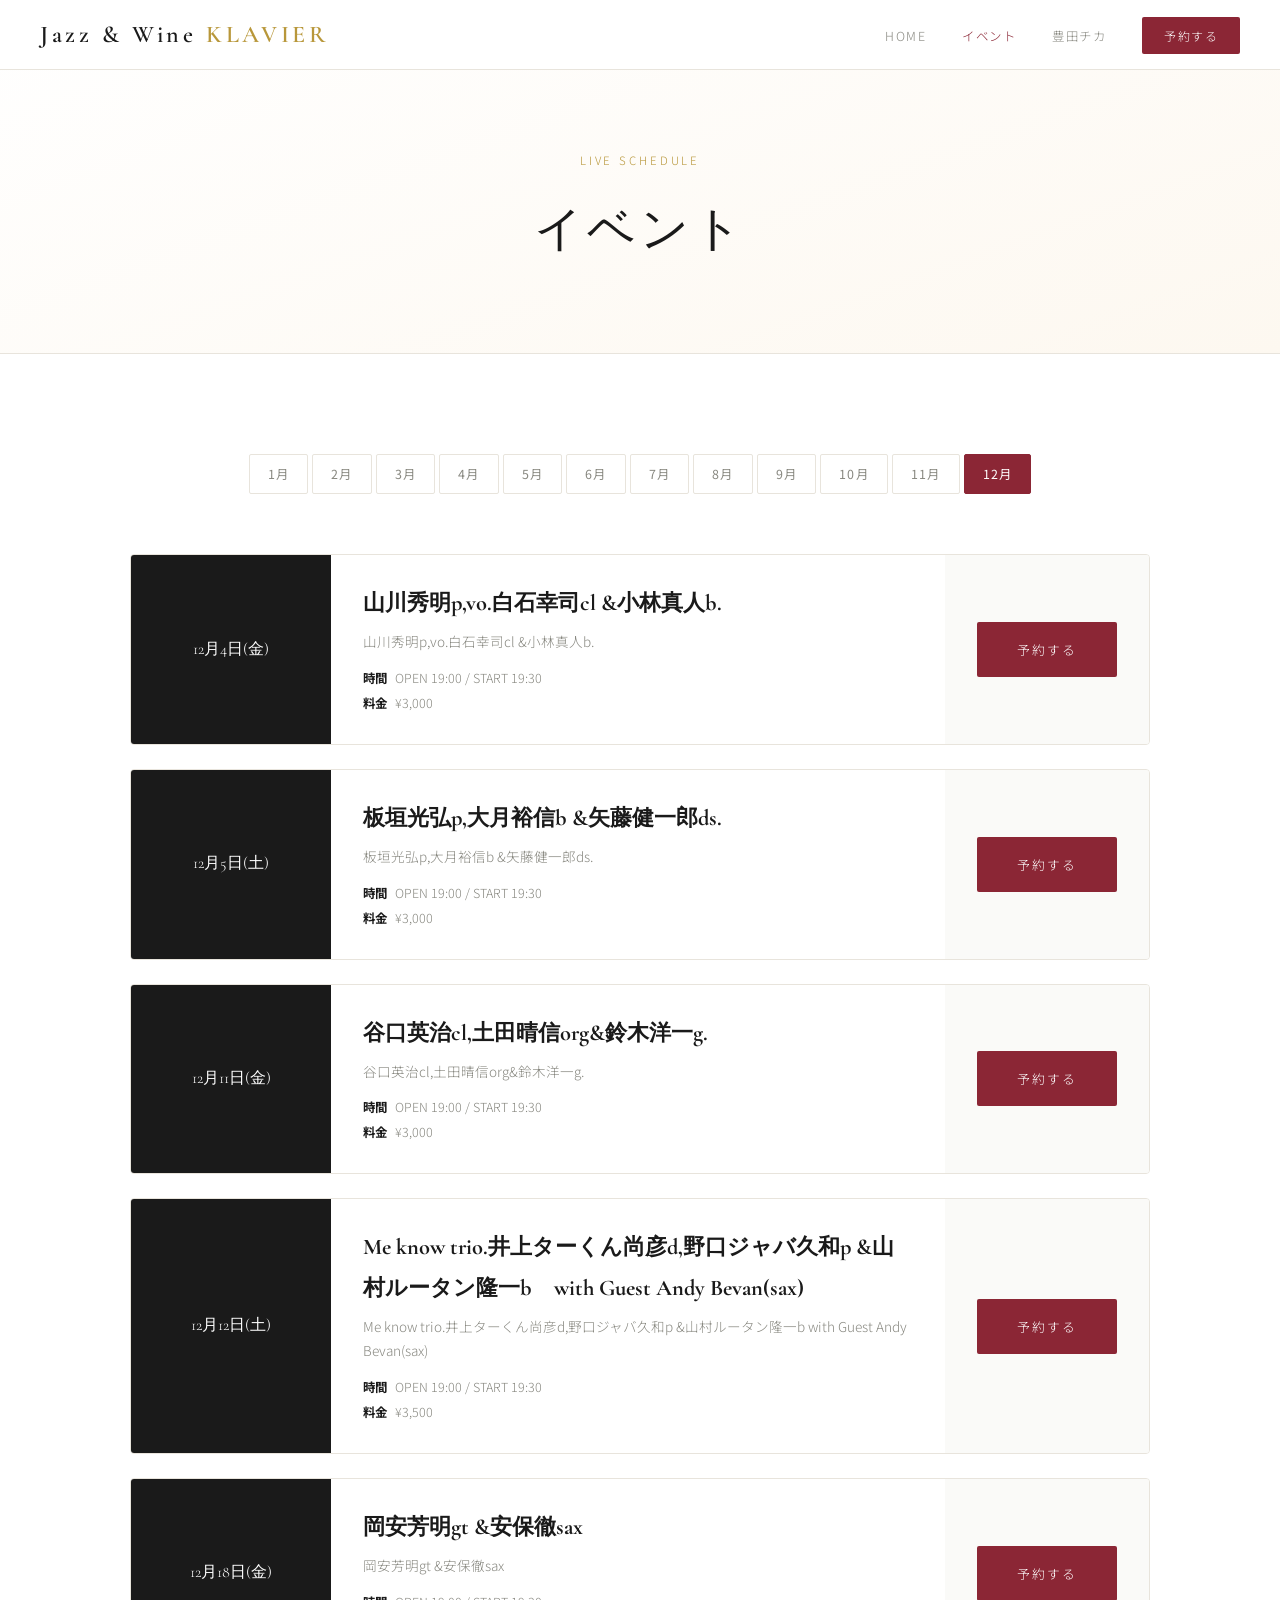
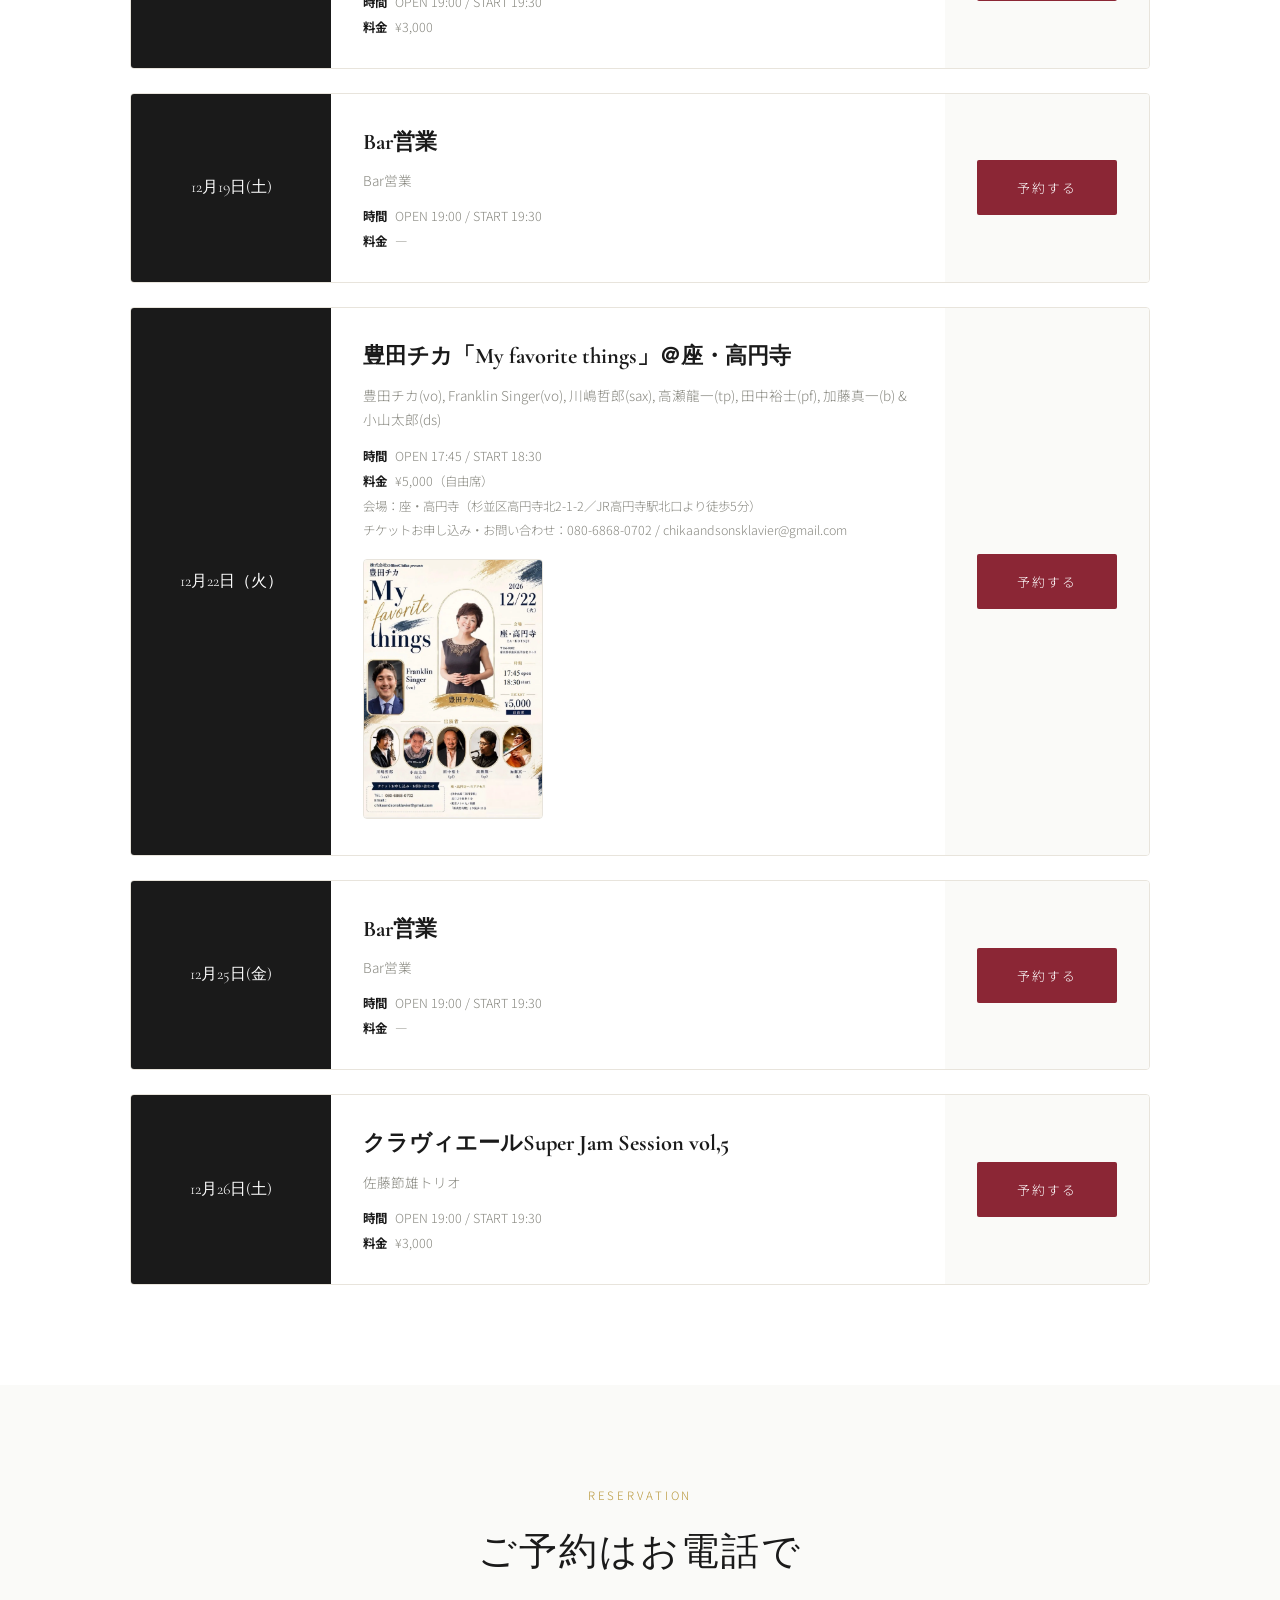
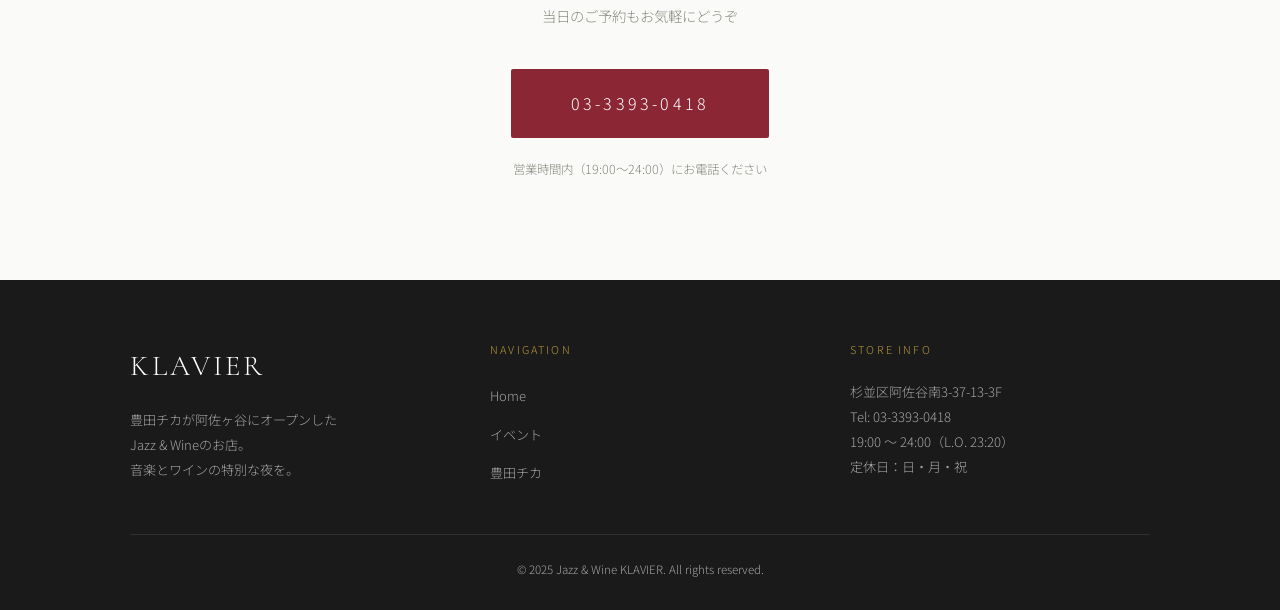
<file: events.html>
<!DOCTYPE html>
<html lang="ja">
<head>
  <meta charset="UTF-8">
  <meta name="google-site-verification" content="3axVeKE6WhtOXjwT8hjQMVr4iWvCKEYhU70NukK2Ugk">
  <meta name="viewport" content="width=device-width, initial-scale=1.0">
  <meta name="description" content="Jazz & Wine KLAVIER イベント・ライブスケジュール。阿佐ヶ谷のジャズバーKLAVIERの月別ライブ情報。">
  <title>イベント | Jazz & Wine KLAVIER クラヴィエール</title>
  <link rel="stylesheet" href="css/style.css">
  <!-- Google Analytics -->
  <script async src="https://www.googletagmanager.com/gtag/js?id=G-T6R57ZZHMG"></script>
  <script>
    window.dataLayer = window.dataLayer || [];
    function gtag(){dataLayer.push(arguments);}
    gtag('js', new Date());
    gtag('config', 'G-T6R57ZZHMG');
  </script>
</head>
<body>

  <!-- ナビゲーション（index.html と同じ） -->
  <nav class="nav" role="navigation" aria-label="メインナビゲーション">
    <a href="index.html" class="nav-logo">
      Jazz &amp; Wine <span>KLAVIER</span>
    </a>
    <button class="nav-hamburger" aria-label="メニューを開く">
      <span></span><span></span><span></span>
    </button>
    <ul class="nav-links">
      <li><a href="index.html">Home</a></li>
      <!-- ↓ 現在のページは文字色を変えて「今ここ」とわかるようにする -->
      <li><a href="events.html" style="color: var(--color-accent);">イベント</a></li>
      <li><a href="https://chika-jazz.com/" target="_blank" rel="noopener">豊田チカ</a></li>
      <li><a href="tel:0333930418" class="nav-cta">予約する</a></li>
    </ul>
  </nav>

  <!-- ============================================================
       ページヘッダー
       イベントページの上部に表示するタイトルエリア
       ============================================================ -->
  <header class="page-header" role="banner">
    <div class="container">
      <p class="page-header-label">Live Schedule</p>
      <h1 class="page-header-title">イベント</h1>
    </div>
  </header>

  <!-- ============================================================
       イベントリストセクション
       ============================================================ -->
  <section class="section" aria-label="イベントスケジュール">
    <div class="container">

      <!-- 月選択タブ
           【役割】main.js の initEventTabs() がここに
                   1月〜12月のボタンを自動生成する。
           id="month-tabs" がJSから参照するための識別子 -->
      <div id="month-tabs" class="month-tabs" role="tablist" aria-label="月を選択"></div>

      <!-- イベント一覧
           【役割】タブ選択時に main.js の renderEvents() が
                   ここにイベントカードを自動生成する。
           id="events-list" がJSから参照するための識別子 -->
      <div id="events-list" class="events-list" aria-live="polite">
        <!-- JavaScriptが有効な場合、ここはJSが自動で埋める -->
        <!-- ↓ JSが無効な環境向けのフォールバックメッセージ -->
        <noscript>
          <p style="text-align:center; padding: 40px;">
            JavaScriptを有効にしてください。
          </p>
        </noscript>
      </div>

    </div>
  </section>

  <!-- ============================================================
       予約促進バナー
       イベントを見た後、自然に予約に誘導する
       ============================================================ -->
  <section class="section section-alt" aria-label="予約案内">
    <div class="container" style="text-align: center;">
      <span class="section-label">Reservation</span>
      <h2 class="section-title" style="margin-bottom: 16px;">ご予約はお電話で</h2>
      <p style="color: var(--color-text-muted); margin-bottom: 40px; font-size: 0.9rem;">
        当日のご予約もお気軽にどうぞ
      </p>
      <!-- 大きな電話番号リンク（予約を促すデザイン） -->
      <a href="tel:0333930418" class="btn-primary" style="font-size: 1rem; padding: 20px 60px; letter-spacing: 0.2em;">
        03-3393-0418
      </a>
      <p style="margin-top: 20px; font-size: 0.78rem; color: var(--color-text-muted);">
        営業時間内（19:00〜24:00）にお電話ください
      </p>
    </div>
  </section>

  <!-- フッター -->
  <footer class="footer" role="contentinfo">
    <div class="container">
      <div class="footer-grid">
        <div>
          <p class="footer-logo">KLAVIER</p>
          <p class="footer-desc">
            豊田チカが阿佐ヶ谷にオープンした<br>
            Jazz &amp; Wineのお店。<br>
            音楽とワインの特別な夜を。
          </p>
        </div>
        <div>
          <p class="footer-heading">Navigation</p>
          <ul class="footer-links">
            <li><a href="index.html">Home</a></li>
            <li><a href="events.html">イベント</a></li>
            <li><a href="https://chika-jazz.com/" target="_blank" rel="noopener">豊田チカ</a></li>
          </ul>
        </div>
        <div>
          <p class="footer-heading">Store Info</p>
          <p class="footer-desc">
            杉並区阿佐谷南3-37-13-3F<br>
            Tel: <a href="tel:0333930418" style="color:inherit;">03-3393-0418</a><br>
            19:00 〜 24:00（L.O. 23:20）<br>
            定休日：日・月・祝
          </p>
        </div>
      </div>
      <div class="footer-bottom">
        <p>&copy; 2025 Jazz &amp; Wine KLAVIER. All rights reserved.</p>
      </div>
    </div>
  </footer>

  <!-- JS読み込み（events.js を先に読む） -->
  <script src="js/events.js"></script>
  <script src="js/main.js"></script>

</body>
</html>
</file>
<file: css/style.css>
/* ============================================================
   style.css — KLAVIERサイト 共通スタイル
   【役割】サイト全体の見た目（色・フォント・レイアウト）を定義します。
   ============================================================ */

/* ── Google Fonts 読み込み ──
   Cormorant Garamond: 高級感のある見出し用セリフ体
   Noto Sans JP: 日本語テキスト用（読みやすさ重視）
   ── */
@import url('https://fonts.googleapis.com/css2?family=Cormorant+Garamond:ital,wght@0,300;0,400;0,600;1,300;1,400&family=Noto+Sans+JP:wght@300;400;500&display=swap');

/* ── CSS変数（カラーパレット）──
   色を変えたいときはここの値を変えるだけでサイト全体に反映されます */
:root {
  --color-bg: #ffffff;
  --color-bg-soft: #fafaf8;        /* セクション背景用のごく薄いオフホワイト */
  --color-text: #1a1a1a;           /* メインテキスト：ほぼ黒 */
  --color-text-muted: #888880;     /* サブテキスト：グレー */
  --color-accent: #8b2635;         /* アクセント：深みのある赤ワイン色（予約意欲を刺激） */
  --color-accent-light: #c4556a;   /* アクセントの明るいバリエーション */
  --color-gold: #b8973a;           /* ゴールド：高級感のあるポイント色 */
  --color-border: #e8e4dc;         /* ボーダー：温かみのあるクリーム系 */
  --color-nav-bg: rgba(255,255,255,0.95); /* ナビゲーション背景（半透明白） */

  --font-display: 'Cormorant Garamond', 'Georgia', serif;  /* 見出し用 */
  --font-body: 'Noto Sans JP', sans-serif;                  /* 本文用 */

  --max-width: 1100px;   /* コンテンツの最大幅 */
  --nav-height: 70px;    /* ナビゲーションバーの高さ */

  --transition: 0.3s ease; /* ホバー等のアニメーション速度 */
}

/* ── リセット・基本設定 ── */
*, *::before, *::after {
  box-sizing: border-box;  /* paddingやborderをwidthに含める */
  margin: 0;
  padding: 0;
}

html {
  scroll-behavior: smooth; /* アンカーリンクをなめらかにスクロール */
}

body {
  font-family: var(--font-body);
  background-color: var(--color-bg);
  color: var(--color-text);
  line-height: 1.8;
  font-weight: 300;
}

img {
  max-width: 100%;
  height: auto;
  display: block;
}

a {
  color: inherit;
  text-decoration: none;
}

/* ============================================================
   ナビゲーション
   ============================================================ */
.nav {
  position: fixed;          /* 画面上部に固定 */
  top: 0;
  left: 0;
  right: 0;
  height: var(--nav-height);
  background: var(--color-nav-bg);
  backdrop-filter: blur(10px); /* 背景をぼかして透明感を演出 */
  border-bottom: 1px solid var(--color-border);
  z-index: 1000;            /* 他の要素より前面に表示 */
  display: flex;
  align-items: center;
  justify-content: space-between;
  padding: 0 40px;
  transition: box-shadow var(--transition);
}

.nav.scrolled {
  box-shadow: 0 2px 20px rgba(0,0,0,0.08); /* スクロール時に影を追加 */
}

/* ロゴ */
.nav-logo {
  font-family: var(--font-display);
  font-size: 1.5rem;
  font-weight: 600;
  letter-spacing: 0.15em;
  color: var(--color-text);
}

.nav-logo span {
  color: var(--color-gold); /* "KLAVIER"の一部をゴールドに */
}

/* ナビリンク群 */
.nav-links {
  display: flex;
  align-items: center;
  gap: 36px;
  list-style: none;
}

.nav-links a {
  font-size: 0.78rem;
  letter-spacing: 0.12em;
  text-transform: uppercase;
  color: var(--color-text-muted);
  transition: color var(--transition);
  position: relative;
}

/* ホバー時の下線アニメーション */
.nav-links a::after {
  content: '';
  position: absolute;
  bottom: -4px;
  left: 0;
  width: 0;
  height: 1px;
  background: var(--color-accent);
  transition: width var(--transition);
}

.nav-links a:hover {
  color: var(--color-text);
}

.nav-links a:hover::after {
  width: 100%; /* ホバーで下線が左から右に伸びる */
}

/* 予約ボタン（CTAリンク） */
.nav-cta {
  background: var(--color-accent);
  color: #fff !important;
  padding: 10px 22px;
  border-radius: 2px;
  font-size: 0.75rem !important;
  letter-spacing: 0.1em;
  transition: background var(--transition) !important;
}

.nav-cta:hover {
  background: var(--color-accent-light) !important;
}

.nav-cta::after {
  display: none !important; /* CTAボタンには下線不要 */
}

/* ハンバーガーメニュー（スマホ用） */
.nav-hamburger {
  display: none; /* デフォルトは非表示、スマホでのみ表示 */
  flex-direction: column;
  gap: 5px;
  cursor: pointer;
  background: none;
  border: none;
  padding: 4px;
}

.nav-hamburger span {
  width: 24px;
  height: 1.5px;
  background: var(--color-text);
  transition: var(--transition);
  display: block;
}

/* ============================================================
   共通レイアウト
   ============================================================ */
.container {
  max-width: var(--max-width);
  margin: 0 auto;
  padding: 0 40px;
}

.section {
  padding: 100px 0;
}

.section-alt {
  background: var(--color-bg-soft); /* 交互にうっすら色を変えてメリハリを出す */
}

/* セクション見出し */
.section-header {
  text-align: center;
  margin-bottom: 60px;
}

.section-label {
  font-size: 0.72rem;
  letter-spacing: 0.25em;
  text-transform: uppercase;
  color: var(--color-gold);
  display: block;
  margin-bottom: 12px;
}

.section-title {
  font-family: var(--font-display);
  font-size: 2.4rem;
  font-weight: 300;
  letter-spacing: 0.05em;
  color: var(--color-text);
}

/* ============================================================
   ヒーローセクション（ホームページ最上部）
   ============================================================ */
.hero {
  min-height: 100vh;           /* 画面の高さいっぱいに表示 */
  padding-top: var(--nav-height);
  display: flex;
  align-items: center;
  justify-content: center;
  text-align: center;
  position: relative;
  overflow: hidden;
  background: linear-gradient(
    160deg,
    #fff 0%,
    #fdf8f0 40%,
    #faf0f0 100%
  ); /* 白からほんのり暖色への gradient で高級感 */
}

/* 背景の装飾的な丸（視覚的な深みを追加） */
.hero::before {
  content: '';
  position: absolute;
  width: 600px;
  height: 600px;
  border-radius: 50%;
  background: radial-gradient(circle, rgba(184,151,58,0.06) 0%, transparent 70%);
  top: -100px;
  right: -100px;
  pointer-events: none;
}

.hero::after {
  content: '';
  position: absolute;
  width: 400px;
  height: 400px;
  border-radius: 50%;
  background: radial-gradient(circle, rgba(139,38,53,0.05) 0%, transparent 70%);
  bottom: 0;
  left: -50px;
  pointer-events: none;
}

.hero-inner {
  position: relative;
  z-index: 1;
}

.hero-eyebrow {
  font-size: 0.72rem;
  letter-spacing: 0.3em;
  text-transform: uppercase;
  color: var(--color-gold);
  margin-bottom: 20px;
  /* フェードインアニメーション */
  animation: fadeUp 0.9s ease both;
}

.hero-title {
  font-family: var(--font-display);
  font-size: clamp(3rem, 8vw, 6rem); /* 画面幅に応じてフォントサイズが変わる */
  font-weight: 300;
  letter-spacing: 0.12em;
  line-height: 1.1;
  color: var(--color-text);
  animation: fadeUp 0.9s 0.15s ease both; /* 0.15秒遅らせてずらして表示 */
}

.hero-subtitle {
  font-family: var(--font-display);
  font-size: 1.1rem;
  font-style: italic;
  color: rgba(255,255,255,0.85);
  margin: 16px 0 40px;
  letter-spacing: 0.05em;
  animation: fadeUp 0.9s 0.3s ease both;
}

.hero-info {
  font-size: 0.82rem;
  letter-spacing: 0.08em;
  color: var(--color-text-muted);
  margin-bottom: 48px;
  animation: fadeUp 0.9s 0.4s ease both;
}

.hero-info strong {
  color: var(--color-text);
}

/* ヒーローのCTAボタン群 */
.hero-buttons {
  display: flex;
  gap: 16px;
  justify-content: center;
  flex-wrap: wrap;
  animation: fadeUp 0.9s 0.5s ease both;
}

/* プライマリボタン（予約を促す）*/
.btn-primary {
  background: var(--color-accent);
  color: #fff;
  padding: 16px 40px;
  font-size: 0.8rem;
  letter-spacing: 0.15em;
  text-transform: uppercase;
  border: none;
  border-radius: 2px;
  cursor: pointer;
  transition: background var(--transition), transform var(--transition);
  display: inline-block;
}

.btn-primary:hover {
  background: var(--color-accent-light);
  transform: translateY(-2px); /* ホバーでわずかに浮き上がる */
}

/* セカンダリボタン（アウトライン） */
.btn-secondary {
  background: transparent;
  color: #ffffff;
  padding: 15px 40px;
  font-size: 0.8rem;
  letter-spacing: 0.15em;
  text-transform: uppercase;
  border: 1px solid rgba(255,255,255,0.6);
  border-radius: 2px;
  cursor: pointer;
  transition: border-color var(--transition), transform var(--transition);
  display: inline-block;
}

.btn-secondary:hover {
  border-color: var(--color-text);
  transform: translateY(-2px);
}

/* スクロール誘導の矢印 */
.hero-scroll {
  position: absolute;
  bottom: 40px;
  left: 50%;
  transform: translateX(-50%);
  display: flex;
  flex-direction: column;
  align-items: center;
  gap: 8px;
  font-size: 0.65rem;
  letter-spacing: 0.2em;
  text-transform: uppercase;
  color: var(--color-text-muted);
  animation: fadeUp 1s 1s ease both;
}

.hero-scroll::after {
  content: '';
  width: 1px;
  height: 40px;
  background: var(--color-border);
  animation: scrollLine 1.5s ease-in-out infinite; /* 線が伸び縮みするアニメーション */
}

/* ============================================================
   スライドショーセクション（This month's recommendations）
   ============================================================ */
.slideshow-section {
  padding: 100px 0;
  background: var(--color-bg);
}

.slideshow-wrapper {
  position: relative;
  max-width: 800px;
  margin: 0 auto;
}

/* 1枚のスライド */
.slide {
  display: none; /* デフォルトは非表示。JSで active クラスを付与して表示 */
  animation: fadeIn 0.6s ease;
}

.slide.active {
  display: block; /* active クラスがある時だけ表示 */
}

/* イベントカード（スライド内） */
.event-card {
  background: var(--color-bg-soft);
  border: 1px solid var(--color-border);
  border-radius: 4px;
  overflow: hidden;
  display: grid;
  grid-template-columns: 1fr 1fr; /* 左:画像、右:テキスト の2カラム */
  min-height: 280px;
}

/* 画像がない場合の代替背景 */
.event-card-image {
  background: linear-gradient(135deg, #1a1a1a 0%, #3d2020 100%);
  display: flex;
  align-items: center;
  justify-content: center;
  min-height: 200px;
}

.event-card-image img {
  width: 100%;
  height: 100%;
  max-height: 520px;
  object-fit: contain; /* チラシ等の縦長画像も切らずに全体を表示 */
}

.event-card-image-placeholder {
  font-family: var(--font-display);
  font-size: 3rem;
  color: rgba(255,255,255,0.2);
  letter-spacing: 0.1em;
}

.event-card-body {
  padding: 40px 36px;
  display: flex;
  flex-direction: column;
  justify-content: center;
}

.event-card-date {
  font-size: 0.72rem;
  letter-spacing: 0.2em;
  text-transform: uppercase;
  color: var(--color-gold);
  margin-bottom: 8px;
}

.event-card-title {
  font-family: var(--font-display);
  font-size: 1.6rem;
  font-weight: 400;
  margin-bottom: 8px;
  line-height: 1.3;
}

.event-card-artist {
  font-size: 0.85rem;
  color: var(--color-text-muted);
  margin-bottom: 20px;
}

.event-card-detail {
  font-size: 0.78rem;
  color: var(--color-text-muted);
  line-height: 2;
  border-top: 1px solid var(--color-border);
  padding-top: 16px;
  margin-bottom: 24px;
}

.event-card-detail strong {
  color: var(--color-text);
  display: inline-block;
  width: 55px;
}

/* スライドショーのナビゲーション（ドット） */
.slideshow-dots {
  display: flex;
  justify-content: center;
  gap: 8px;
  margin-top: 24px;
}

.slideshow-dot {
  width: 6px;
  height: 6px;
  border-radius: 50%;
  background: var(--color-border);
  border: none;
  cursor: pointer;
  transition: background var(--transition), transform var(--transition);
  padding: 0;
}

.slideshow-dot.active {
  background: var(--color-accent); /* アクティブなドットをアクセントカラーに */
  transform: scale(1.3);
}

/* 「今月のイベントはありません」メッセージ */
.no-events {
  text-align: center;
  padding: 60px 40px;
  background: var(--color-bg-soft);
  border: 1px solid var(--color-border);
  border-radius: 4px;
}

.no-events p {
  font-family: var(--font-display);
  font-size: 1.2rem;
  color: var(--color-text-muted);
  font-style: italic;
}

/* ============================================================
   店舗情報セクション
   ============================================================ */
.info-grid {
  display: grid;
  grid-template-columns: repeat(3, 1fr); /* 3カラムグリッド */
  gap: 1px;                               /* 細い線で区切る */
  background: var(--color-border);        /* gridのgapに色を付けて線に見せる */
  border: 1px solid var(--color-border);
}

.info-item {
  background: var(--color-bg);
  padding: 48px 40px;
  text-align: center;
}

.info-icon {
  font-size: 1.8rem;
  margin-bottom: 16px;
}

.info-label {
  font-size: 0.68rem;
  letter-spacing: 0.2em;
  text-transform: uppercase;
  color: var(--color-gold);
  margin-bottom: 12px;
}

.info-value {
  font-size: 0.9rem;
  line-height: 2;
  color: var(--color-text);
}

.info-value a {
  color: var(--color-accent);
}

/* ============================================================
   イベントページ
   ============================================================ */

/* 月選択タブ */
.month-tabs {
  display: flex;
  flex-wrap: wrap;     /* 画面が狭い時は折り返す */
  gap: 4px;
  margin-bottom: 60px;
  justify-content: center;
}

.month-tab {
  padding: 10px 18px;
  font-size: 0.78rem;
  letter-spacing: 0.1em;
  border: 1px solid var(--color-border);
  background: none;
  cursor: pointer;
  color: var(--color-text-muted);
  border-radius: 2px;
  transition: all var(--transition);
  font-family: var(--font-body);
}

.month-tab:hover {
  border-color: var(--color-accent);
  color: var(--color-accent);
}

.month-tab.active {
  background: var(--color-accent); /* 選択中の月はアクセントカラーで塗りつぶす */
  border-color: var(--color-accent);
  color: #fff;
}

/* イベントリスト */
.events-list {
  display: flex;
  flex-direction: column;
  gap: 24px;
}

/* イベントリストの各アイテム */
.event-list-item {
  display: grid;
  grid-template-columns: 200px 1fr auto; /* 日付 | 詳細 | ボタン */
  gap: 0;
  border: 1px solid var(--color-border);
  border-radius: 4px;
  overflow: hidden;
  transition: box-shadow var(--transition);
}

.event-list-item:hover {
  box-shadow: 0 8px 30px rgba(139,38,53,0.08); /* ホバーで赤みがかった影 */
}

.event-list-date {
  background: var(--color-text);
  color: #fff;
  padding: 32px 24px;
  display: flex;
  align-items: center;
  justify-content: center;
  text-align: center;
}

.event-list-date-text {
  font-family: var(--font-display);
  font-size: 1rem;
  line-height: 1.6;
}

.event-list-body {
  padding: 28px 32px;
  background: var(--color-bg);
}

.event-list-title {
  font-family: var(--font-display);
  font-size: 1.4rem;
  margin-bottom: 6px;
}

.event-list-artist {
  font-size: 0.85rem;
  color: var(--color-text-muted);
  margin-bottom: 12px;
}

.event-list-meta {
  font-size: 0.78rem;
  color: var(--color-text-muted);
  line-height: 2;
}

.event-list-meta strong {
  color: var(--color-text);
  margin-right: 8px;
}

/* イベント一覧のチラシ画像（クリックで原寸表示） */
.event-list-flyer {
  display: inline-block;
  margin-top: 16px;
}

.event-list-flyer img {
  width: 180px;
  border: 1px solid var(--color-border);
  border-radius: 4px;
  transition: opacity var(--transition);
}

.event-list-flyer:hover img {
  opacity: 0.85;
}

.event-list-cta {
  background: var(--color-bg-soft);
  padding: 28px 32px;
  display: flex;
  align-items: center;
  justify-content: center;
}

/* ============================================================
   特別公演のお知らせ（ホームのチラシ枠）
   ============================================================ */
.special-event-grid {
  display: grid;
  grid-template-columns: minmax(0, 420px) 1fr; /* 左:チラシ、右:詳細 */
  gap: 56px;
  align-items: center;
  justify-content: center;
}

.special-event-flyer img {
  width: 100%;
  height: auto;
  display: block;
  border-radius: 4px;
  box-shadow: 0 12px 40px rgba(0,0,0,0.12);
  transition: transform var(--transition);
}

.special-event-flyer:hover img {
  transform: scale(1.02);
}

.special-event-title {
  font-family: var(--font-display);
  font-size: 2rem;
  line-height: 1.3;
  margin-bottom: 16px;
}

.special-event-contact {
  margin-top: 24px;
  padding-top: 20px;
  border-top: 1px solid var(--color-border);
  font-size: 0.85rem;
  line-height: 2;
}

.special-event-contact a {
  color: var(--color-accent);
}

.special-event-note {
  margin-top: 16px;
  font-size: 0.75rem;
  color: var(--color-text-muted);
}

/* ============================================================
   フッター
   ============================================================ */
.footer {
  background: var(--color-text);
  color: rgba(255,255,255,0.6);
  padding: 60px 0 30px;
}

.footer-grid {
  display: grid;
  grid-template-columns: 1fr 1fr 1fr;
  gap: 60px;
  margin-bottom: 48px;
}

.footer-logo {
  font-family: var(--font-display);
  font-size: 1.8rem;
  color: #fff;
  margin-bottom: 16px;
  letter-spacing: 0.1em;
}

.footer-desc {
  font-size: 0.82rem;
  line-height: 1.9;
}

.footer-heading {
  font-size: 0.68rem;
  letter-spacing: 0.2em;
  text-transform: uppercase;
  color: var(--color-gold);
  margin-bottom: 20px;
}

.footer-links {
  list-style: none;
  display: flex;
  flex-direction: column;
  gap: 10px;
}

.footer-links a {
  font-size: 0.82rem;
  transition: color var(--transition);
}

.footer-links a:hover {
  color: #fff;
}

.footer-bottom {
  border-top: 1px solid rgba(255,255,255,0.1);
  padding-top: 24px;
  text-align: center;
  font-size: 0.72rem;
}

/* ============================================================
   ページヘッダー（イベントページ等の上部）
   ============================================================ */
.page-header {
  padding: calc(var(--nav-height) + 80px) 0 80px;
  text-align: center;
  background: linear-gradient(160deg, #fff 0%, #fdf8f0 100%);
  border-bottom: 1px solid var(--color-border);
}

.page-header-label {
  font-size: 0.72rem;
  letter-spacing: 0.25em;
  text-transform: uppercase;
  color: var(--color-gold);
  margin-bottom: 16px;
}

.page-header-title {
  font-family: var(--font-display);
  font-size: 3rem;
  font-weight: 300;
  letter-spacing: 0.08em;
}

/* ============================================================
   キーフレームアニメーション
   ============================================================ */
/* 下から上にフェードイン */
@keyframes fadeUp {
  from {
    opacity: 0;
    transform: translateY(24px);
  }
  to {
    opacity: 1;
    transform: translateY(0);
  }
}

/* ふわっとフェードイン */
@keyframes fadeIn {
  from { opacity: 0; }
  to   { opacity: 1; }
}

/* スクロール誘導の線が伸び縮みする */
@keyframes scrollLine {
  0%, 100% { opacity: 0.3; transform: scaleY(0.5); transform-origin: top; }
  50%       { opacity: 1;   transform: scaleY(1);   }
}

/* ============================================================
   レスポンシブ対応
   【役割】画面幅によってレイアウトを変えるルール
   ============================================================ */

/* ── タブレット（〜1024px） ── */
@media (max-width: 1024px) {
  .container { padding: 0 28px; }
  .nav { padding: 0 28px; }

  .info-grid {
    grid-template-columns: 1fr 1fr; /* 3カラム→2カラムに */
  }

  .footer-grid {
    grid-template-columns: 1fr 1fr;
    gap: 40px;
  }

  .event-list-item {
    grid-template-columns: 160px 1fr; /* ボタン列を非表示寄りに */
  }

  .event-list-cta {
    display: none;
  }
}

/* ── スマートフォン（〜768px） ── */
@media (max-width: 768px) {
  :root { --nav-height: 60px; }

  .container { padding: 0 20px; }
  .nav { padding: 0 20px; }
  .section { padding: 70px 0; }

  /* スマホではナビリンクを非表示にしてハンバーガーメニューを表示 */
  .nav-links {
    display: none;
    position: fixed;
    top: var(--nav-height);
    left: 0;
    right: 0;
    background: #fff;
    flex-direction: column;
    padding: 24px 20px;
    border-bottom: 1px solid var(--color-border);
    gap: 20px;
  }

  .nav-links.open {
    display: flex; /* ハンバーガーを押すとJSが .open を付与 */
  }

  .nav-hamburger {
    display: flex;
  }

  .hero-title { font-size: clamp(2.4rem, 10vw, 4rem); }

  .hero-buttons { flex-direction: column; align-items: center; }

  /* 予約セクション：スマホは縦積みに */
  #reservation .container > div > div:last-child,
  #reservation .container > div > div:first-child {
    grid-column: 1;
  }

  #reservation [style*="grid-template-columns: 1fr 1fr"] {
    grid-template-columns: 1fr !important;
  }

  .event-card {
    grid-template-columns: 1fr; /* スマホは1カラム（縦積み）に */
  }

  .special-event-grid {
    grid-template-columns: 1fr; /* スマホはチラシの下に詳細を縦積み */
    gap: 32px;
  }

  .event-list-item {
    grid-template-columns: 1fr; /* スマホは1カラムに */
  }

  .event-list-date {
    padding: 20px;
  }

  .info-grid {
    grid-template-columns: 1fr; /* スマホは1カラムに */
  }

  .footer-grid {
    grid-template-columns: 1fr;
    gap: 40px;
  }

  .month-tabs { gap: 6px; }
  .month-tab { padding: 8px 12px; font-size: 0.72rem; }

  .section-title { font-size: 1.8rem; }
  .page-header-title { font-size: 2rem; }
}

/* ── ヒーロー内の出演告知カード ── */
.hero-notice {
  display: flex;
  align-items: center;
  gap: 16px;
  max-width: 520px;
  margin: 36px auto 0;
  padding: 12px 18px 12px 12px;
  background: rgba(0,0,0,0.45);
  border: 1px solid rgba(255,255,255,0.25);
  color: #fff;
  text-align: left;
  text-decoration: none;
  transition: background .2s, border-color .2s;
}
.hero-notice[hidden] { display: none; }
.hero-notice:hover { background: rgba(0,0,0,0.6); border-color: var(--color-gold); }
.hero-notice img { width: 96px; height: auto; flex-shrink: 0; display: block; }
.hero-notice-body { display: flex; flex-direction: column; gap: 4px; }
.hero-notice-label { font-size: .72rem; letter-spacing: .15em; color: var(--color-gold); }
.hero-notice-title { font-size: .95rem; line-height: 1.5; }
.hero-notice-meta { font-size: .78rem; color: rgba(255,255,255,0.75); }
@media (max-width: 600px) {
  .hero-notice { margin: 28px 16px 0; gap: 12px; }
  .hero-notice img { width: 72px; }
  .hero-notice-title { font-size: .85rem; }
}
</file>
